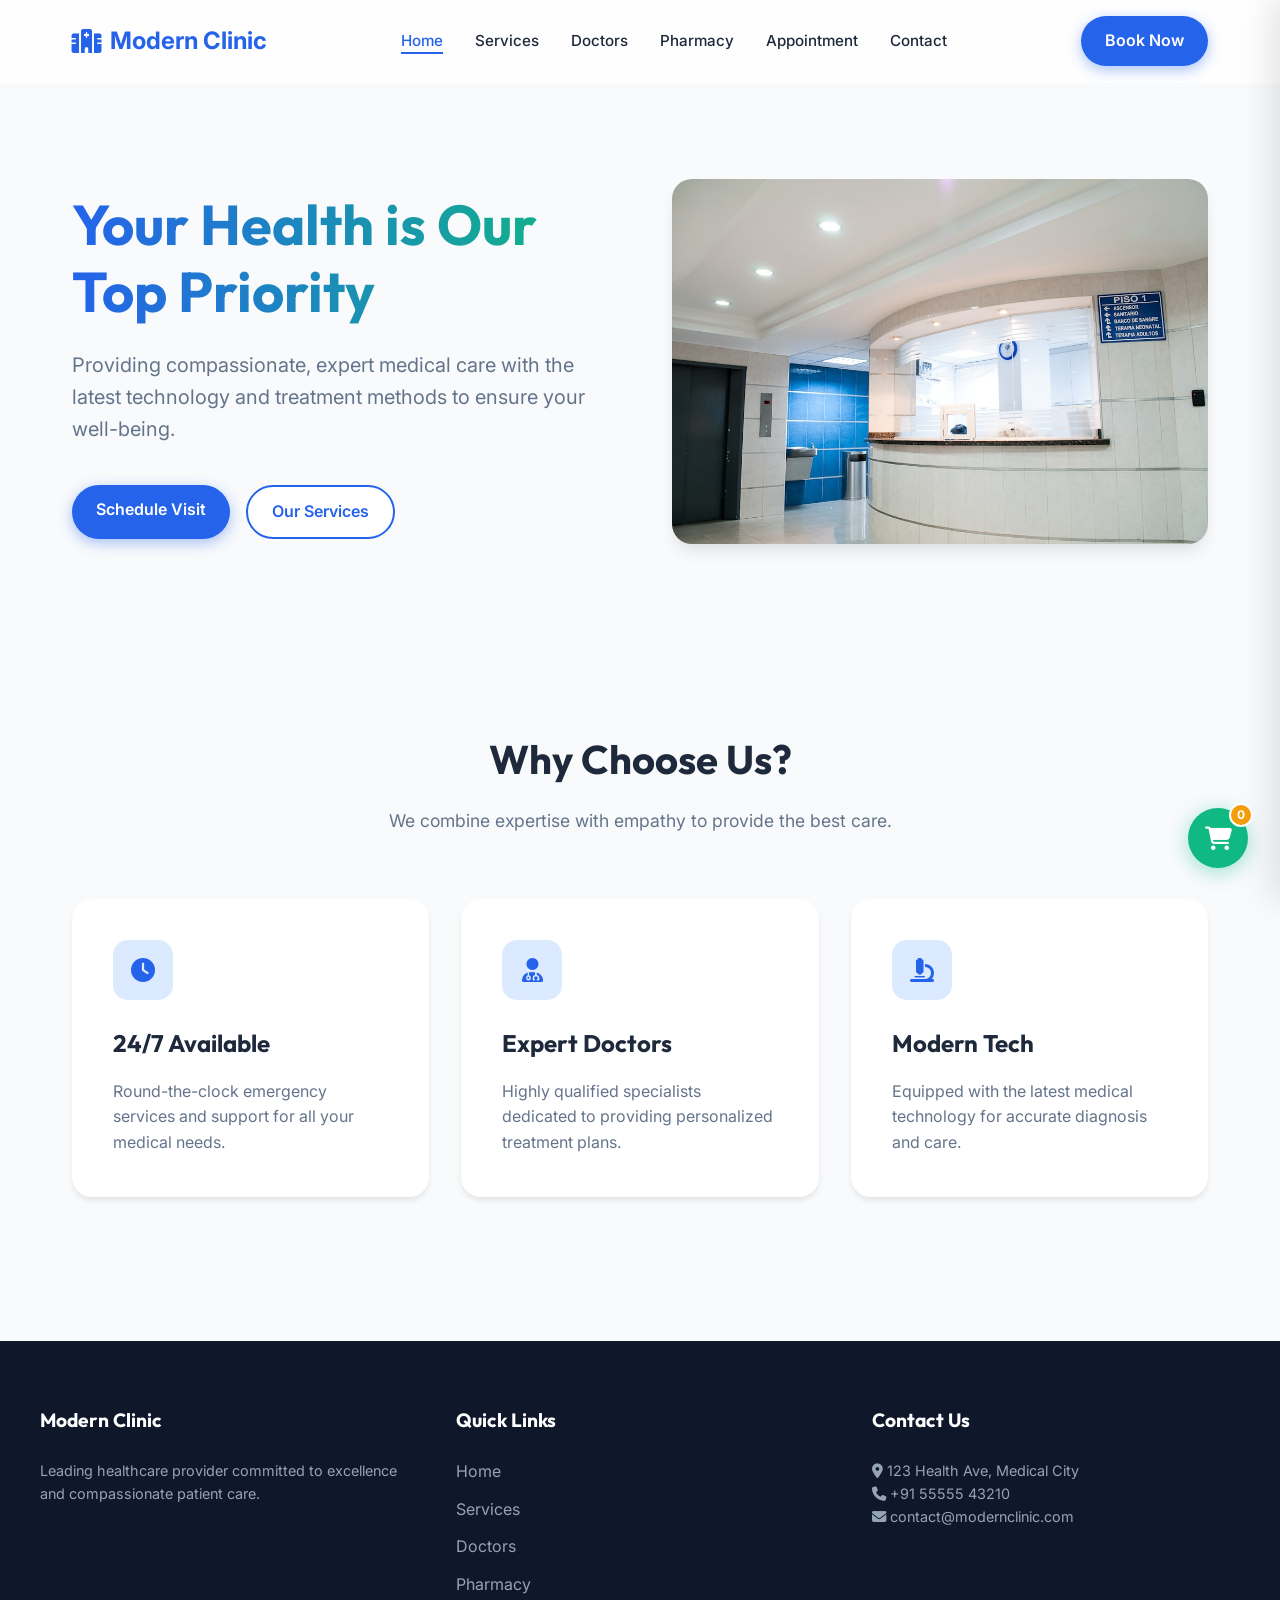
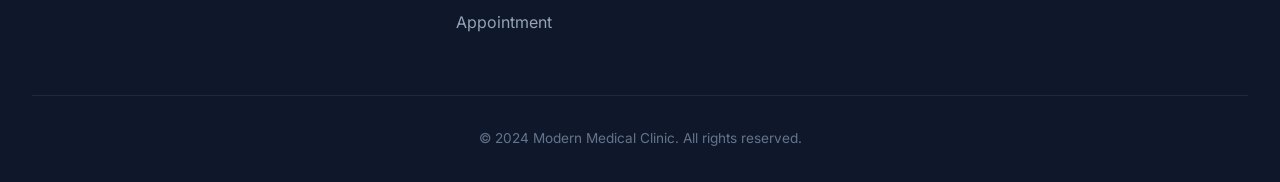
<file: index.html>
<!DOCTYPE html>
<html lang="en">

<head>
    <meta charset="UTF-8">
    <meta name="viewport" content="width=device-width, initial-scale=1.0">
    <title>Modern Medical Clinic | Excellence in Healthcare</title>
    <meta name="description"
        content="Welcome to Modern Medical Clinic. We provide compassionate, expert medical care with the latest technology and treatment methods.">
    <link rel="stylesheet" href="https://cdnjs.cloudflare.com/ajax/libs/font-awesome/6.4.0/css/all.min.css">
    <link rel="stylesheet" href="style.css">
</head>

<body>
    <header>
        <nav class="navbar">
            <a href="index.html" class="logo">
                <i class="fas fa-hospital-alt"></i> Modern Clinic
            </a>
            <ul class="nav-links">
                <li><a href="index.html">Home</a></li>
                <li><a href="services.html">Services</a></li>
                <li><a href="doctors.html">Doctors</a></li>
                <li><a href="pharmacy.html">Pharmacy</a></li>
                <li><a href="appointment.html">Appointment</a></li>
                <li><a href="contact.html">Contact</a></li>
            </ul>
            <a href="appointment.html" class="cta-button">Book Now</a>
        </nav>
    </header>

    <main>
        <section class="hero">
            <div class="hero-content">
                <h1>Your Health is Our <br><span>Top Priority</span></h1>
                <p>Providing compassionate, expert medical care with the latest technology and treatment methods to
                    ensure your well-being.</p>
                <div class="hero-btns">
                    <a href="appointment.html" class="cta-button">Schedule Visit</a>
                    <a href="services.html" class="btn-secondary">Our Services</a>
                </div>
            </div>
            <div class="hero-image">
                <img src="assets/images/hero.jpg" alt="Medical Team">
            </div>
        </section>

        <section class="features-summary">
            <div class="section-header">
                <h2>Why Choose Us?</h2>
                <p>We combine expertise with empathy to provide the best care.</p>
            </div>
            <div class="services-grid">
                <div class="service-card">
                    <div class="service-icon"><i class="fas fa-clock"></i></div>
                    <h3>24/7 Available</h3>
                    <p>Round-the-clock emergency services and support for all your medical needs.</p>
                </div>
                <div class="service-card">
                    <div class="service-icon"><i class="fas fa-user-md"></i></div>
                    <h3>Expert Doctors</h3>
                    <p>Highly qualified specialists dedicated to providing personalized treatment plans.</p>
                </div>
                <div class="service-card">
                    <div class="service-icon"><i class="fas fa-microscope"></i></div>
                    <h3>Modern Tech</h3>
                    <p>Equipped with the latest medical technology for accurate diagnosis and care.</p>
                </div>
            </div>
        </section>
    </main>

    <footer>
        <div class="footer-content">
            <div class="footer-section">
                <h4>Modern Clinic</h4>
                <p>Leading healthcare provider committed to excellence and compassionate patient care.</p>
            </div>
            <div class="footer-section">
                <h4>Quick Links</h4>
                <ul class="footer-links">
                    <li><a href="index.html">Home</a></li>
                    <li><a href="services.html">Services</a></li>
                    <li><a href="doctors.html">Doctors</a></li>
                    <li><a href="pharmacy.html">Pharmacy</a></li>
                    <li><a href="appointment.html">Appointment</a></li>
                </ul>
            </div>
            <div class="footer-section">
                <h4>Contact Us</h4>
                <p><i class="fas fa-map-marker-alt"></i> 123 Health Ave, Medical City</p>
                <p><i class="fas fa-phone"></i> +91 55555 43210</p>
                <p><i class="fas fa-envelope"></i> contact@modernclinic.com</p>
            </div>
        </div>
        <div class="footer-bottom">
            <p>&copy; 2024 Modern Medical Clinic. All rights reserved.</p>
        </div>
    </footer>

    <script src="script.js"></script>
</body>

</html>
</file>
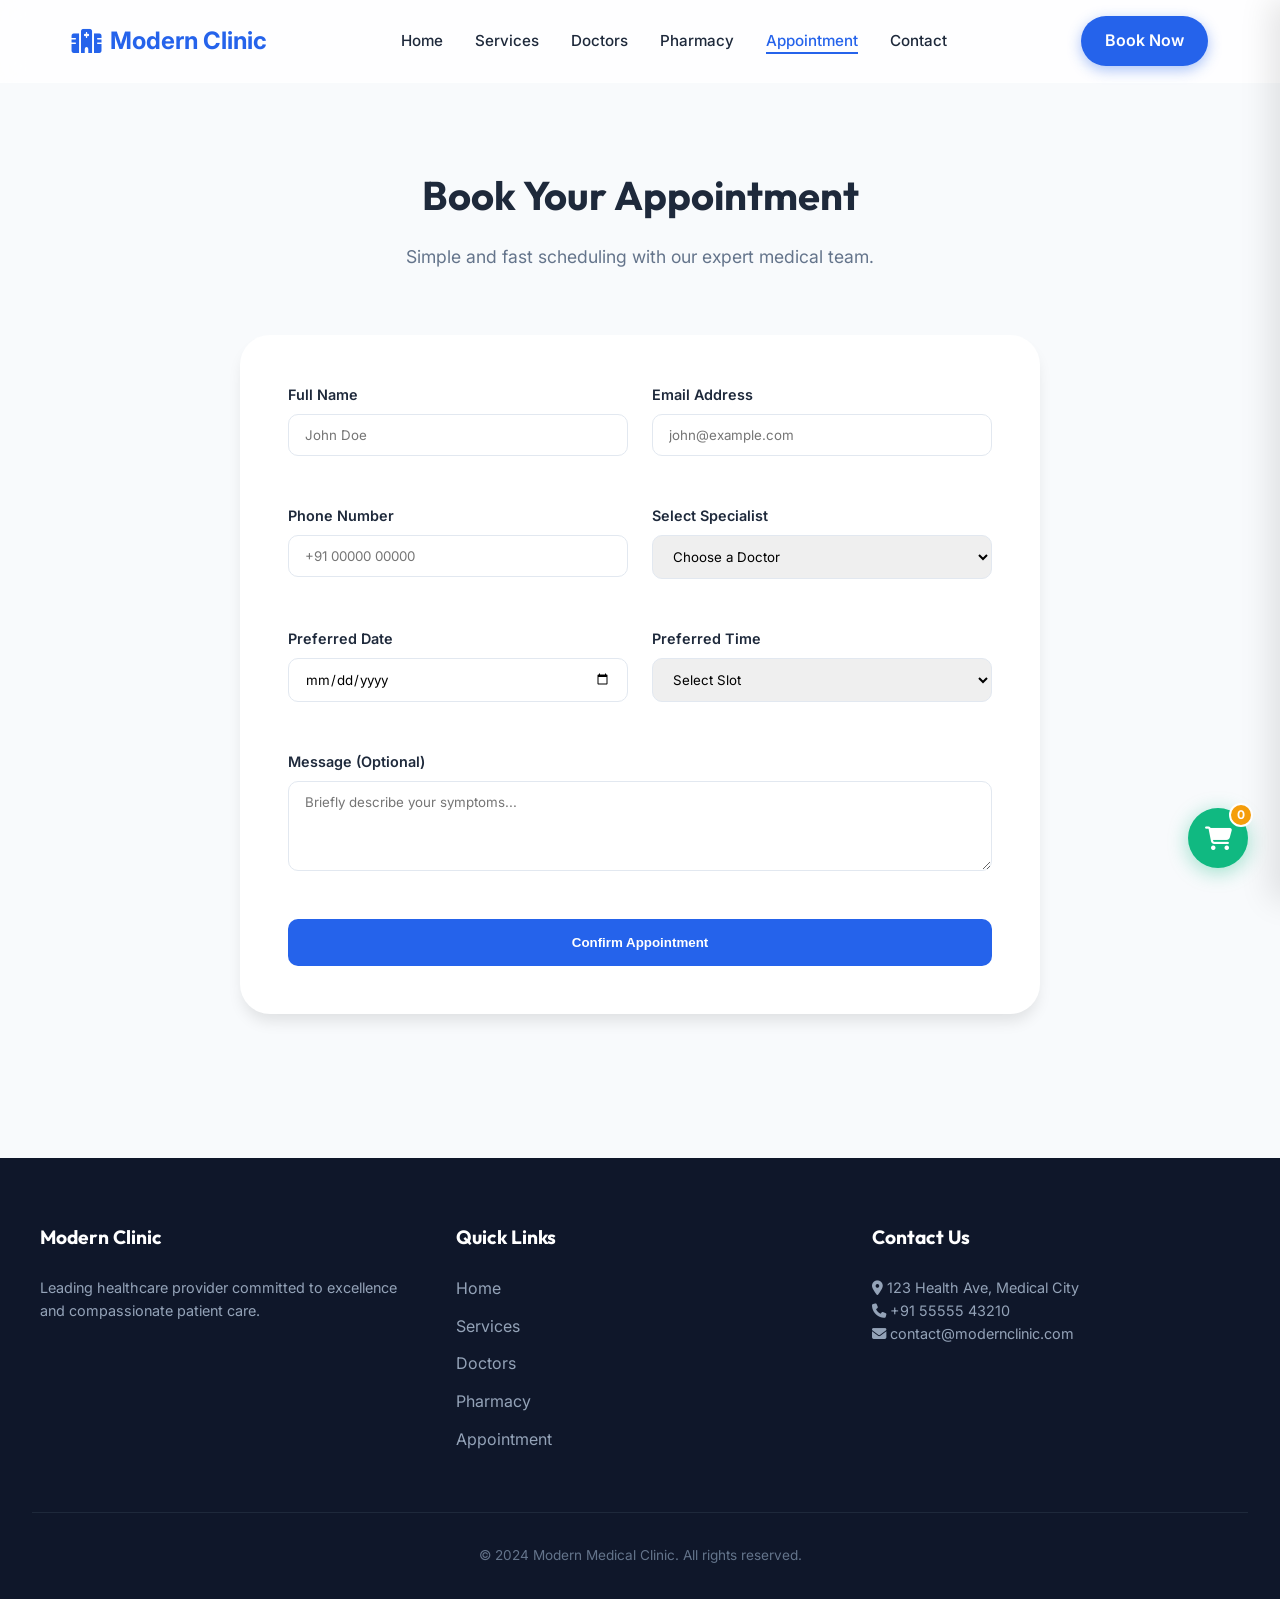
<file: appointment.html>
<!DOCTYPE html>
<html lang="en">

<head>
    <meta charset="UTF-8">
    <meta name="viewport" content="width=device-width, initial-scale=1.0">
    <title>Book Appointment | Modern Medical Clinic</title>
    <link rel="stylesheet" href="https://cdnjs.cloudflare.com/ajax/libs/font-awesome/6.4.0/css/all.min.css">
    <link rel="stylesheet" href="style.css">
</head>

<body>
    <header>
        <nav class="navbar">
            <a href="index.html" class="logo">
                <i class="fas fa-hospital-alt"></i> Modern Clinic
            </a>
            <ul class="nav-links">
                <li><a href="index.html">Home</a></li>
                <li><a href="services.html">Services</a></li>
                <li><a href="doctors.html">Doctors</a></li>
                <li><a href="pharmacy.html">Pharmacy</a></li>
                <li><a href="appointment.html">Appointment</a></li>
                <li><a href="contact.html">Contact</a></li>
            </ul>
            <a href="appointment.html" class="cta-button">Book Now</a>
        </nav>
    </header>

    <main>
        <section>
            <div class="section-header">
                <h2>Book Your Appointment</h2>
                <p>Simple and fast scheduling with our expert medical team.</p>
            </div>

            <div
                style="max-width: 800px; margin: 0 auto; background: white; padding: 3rem; border-radius: 30px; box-shadow: var(--shadow-lg);">
                <form id="appointmentForm" onsubmit="submitForm(event)">
                    <div style="display: grid; grid-template-columns: 1fr 1fr; gap: 1.5rem;">
                        <div class="form-group">
                            <label for="name">Full Name</label>
                            <input type="text" id="name" name="name" placeholder="John Doe" required>
                        </div>
                        <div class="form-group">
                            <label for="email">Email Address</label>
                            <input type="email" id="email" name="email" placeholder="john@example.com" required>
                        </div>
                        <div class="form-group">
                            <label for="phone">Phone Number</label>
                            <input type="tel" id="phone" name="phone" placeholder="+91 00000 00000" required>
                        </div>
                        <div class="form-group">
                            <label for="doctor">Select Specialist</label>
                            <select id="doctor" name="doctor" required>
                                <option value="">Choose a Doctor</option>
                                <option value="Dr. Rajesh Kumar">Dr. Rajesh Kumar (GP)</option>
                                <option value="Dr. Priya Sharma">Dr. Priya Sharma (Cardiology)</option>
                                <option value="Dr. Anjali Patel">Dr. Anjali Patel (Pediatrics)</option>
                                <option value="Dr. Amit Singh">Dr. Amit Singh (Orthopedics)</option>
                            </select>
                        </div>
                        <div class="form-group">
                            <label for="date">Preferred Date</label>
                            <input type="date" id="date" name="date" required>
                        </div>
                        <div class="form-group">
                            <label for="time">Preferred Time</label>
                            <select id="time" name="time" required>
                                <option value="">Select Slot</option>
                                <option value="09:00 AM">09:00 AM</option>
                                <option value="10:00 AM">10:00 AM</option>
                                <option value="11:00 AM">11:00 AM</option>
                                <option value="02:00 PM">02:00 PM</option>
                                <option value="03:00 PM">03:00 PM</option>
                                <option value="04:00 PM">04:00 PM</option>
                            </select>
                        </div>
                    </div>
                    <div class="form-group" style="margin-top: 1.5rem;">
                        <label for="message">Message (Optional)</label>
                        <textarea id="message" name="message" rows="4"
                            placeholder="Briefly describe your symptoms..."></textarea>
                    </div>
                    <button type="submit" class="submit-btn" style="margin-top: 1rem;">Confirm Appointment</button>
                </form>
            </div>
        </section>
    </main>

    <footer>
        <div class="footer-content">
            <div class="footer-section">
                <h4>Modern Clinic</h4>
                <p>Leading healthcare provider committed to excellence and compassionate patient care.</p>
            </div>
            <div class="footer-section">
                <h4>Quick Links</h4>
                <ul class="footer-links">
                    <li><a href="index.html">Home</a></li>
                    <li><a href="services.html">Services</a></li>
                    <li><a href="doctors.html">Doctors</a></li>
                    <li><a href="pharmacy.html">Pharmacy</a></li>
                    <li><a href="appointment.html">Appointment</a></li>
                </ul>
            </div>
            <div class="footer-section">
                <h4>Contact Us</h4>
                <p><i class="fas fa-map-marker-alt"></i> 123 Health Ave, Medical City</p>
                <p><i class="fas fa-phone"></i> +91 55555 43210</p>
                <p><i class="fas fa-envelope"></i> contact@modernclinic.com</p>
            </div>
        </div>
        <div class="footer-bottom">
            <p>&copy; 2024 Modern Medical Clinic. All rights reserved.</p>
        </div>
    </footer>

    <script src="script.js"></script>
</body>

</html>
</file>
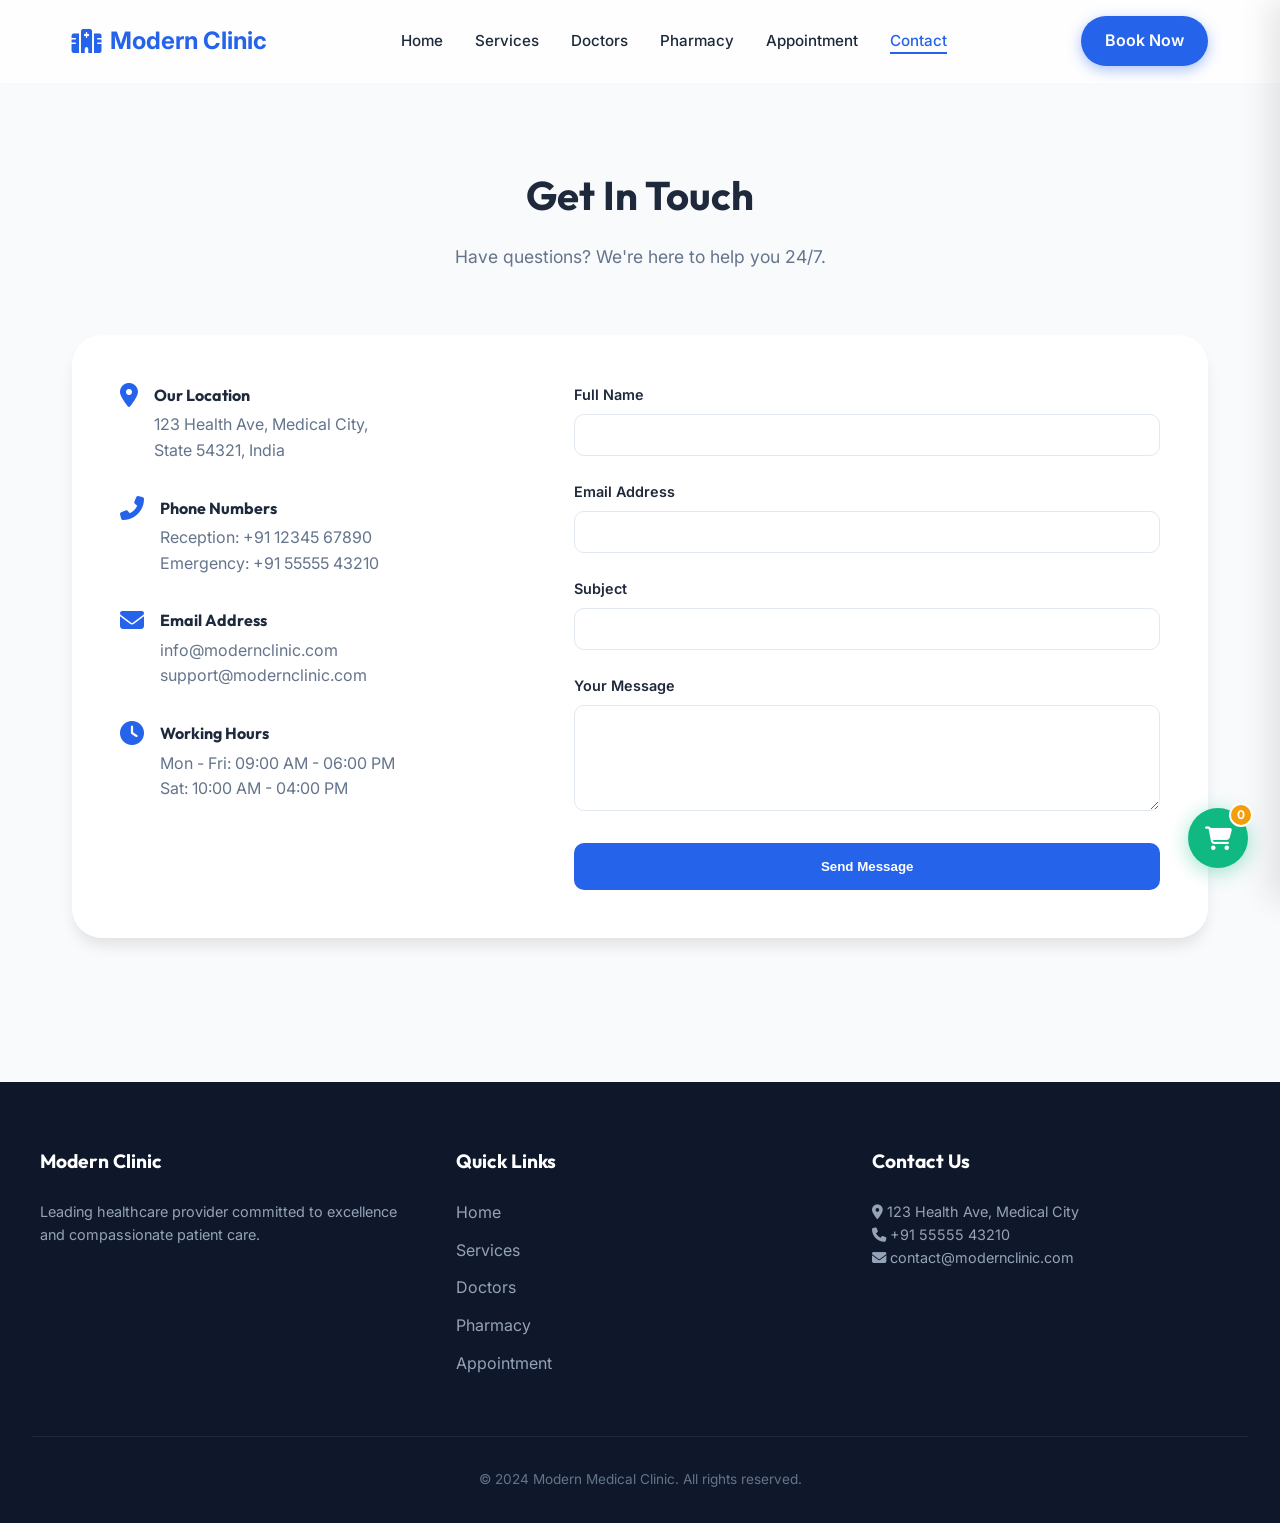
<file: contact.html>
<!DOCTYPE html>
<html lang="en">

<head>
    <meta charset="UTF-8">
    <meta name="viewport" content="width=device-width, initial-scale=1.0">
    <title>Contact Us | Modern Medical Clinic</title>
    <link rel="stylesheet" href="https://cdnjs.cloudflare.com/ajax/libs/font-awesome/6.4.0/css/all.min.css">
    <link rel="stylesheet" href="style.css">
</head>

<body>
    <header>
        <nav class="navbar">
            <a href="index.html" class="logo">
                <i class="fas fa-hospital-alt"></i> Modern Clinic
            </a>
            <ul class="nav-links">
                <li><a href="index.html">Home</a></li>
                <li><a href="services.html">Services</a></li>
                <li><a href="doctors.html">Doctors</a></li>
                <li><a href="pharmacy.html">Pharmacy</a></li>
                <li><a href="appointment.html">Appointment</a></li>
                <li><a href="contact.html">Contact</a></li>
            </ul>
            <a href="appointment.html" class="cta-button">Book Now</a>
        </nav>
    </header>

    <main>
        <section>
            <div class="section-header">
                <h2>Get In Touch</h2>
                <p>Have questions? We're here to help you 24/7.</p>
            </div>

            <div class="contact-container">
                <div class="contact-info-list">
                    <div class="contact-item">
                        <i class="fas fa-map-marker-alt"></i>
                        <div>
                            <h4>Our Location</h4>
                            <p>123 Health Ave, Medical City,<br>State 54321, India</p>
                        </div>
                    </div>
                    <div class="contact-item">
                        <i class="fas fa-phone-alt"></i>
                        <div>
                            <h4>Phone Numbers</h4>
                            <p>Reception: +91 12345 67890<br>Emergency: +91 55555 43210</p>
                        </div>
                    </div>
                    <div class="contact-item">
                        <i class="fas fa-envelope"></i>
                        <div>
                            <h4>Email Address</h4>
                            <p>info@modernclinic.com<br>support@modernclinic.com</p>
                        </div>
                    </div>
                    <div class="contact-item">
                        <i class="fas fa-clock"></i>
                        <div>
                            <h4>Working Hours</h4>
                            <p>Mon - Fri: 09:00 AM - 06:00 PM<br>Sat: 10:00 AM - 04:00 PM</p>
                        </div>
                    </div>
                </div>

                <div class="contact-form">
                    <form onsubmit="submitForm(event)">
                        <div class="form-group">
                            <label for="name">Full Name</label>
                            <input type="text" id="name" name="name" required>
                        </div>
                        <div class="form-group">
                            <label for="email">Email Address</label>
                            <input type="email" id="email" name="email" required>
                        </div>
                        <div class="form-group">
                            <label for="subject">Subject</label>
                            <input type="text" id="subject" name="subject" required>
                        </div>
                        <div class="form-group">
                            <label for="message">Your Message</label>
                            <textarea id="message" name="message" rows="5" required></textarea>
                        </div>
                        <button type="submit" class="submit-btn">Send Message</button>
                    </form>
                </div>
            </div>
        </section>
    </main>

    <footer>
        <div class="footer-content">
            <div class="footer-section">
                <h4>Modern Clinic</h4>
                <p>Leading healthcare provider committed to excellence and compassionate patient care.</p>
            </div>
            <div class="footer-section">
                <h4>Quick Links</h4>
                <ul class="footer-links">
                    <li><a href="index.html">Home</a></li>
                    <li><a href="services.html">Services</a></li>
                    <li><a href="doctors.html">Doctors</a></li>
                    <li><a href="pharmacy.html">Pharmacy</a></li>
                    <li><a href="appointment.html">Appointment</a></li>
                </ul>
            </div>
            <div class="footer-section">
                <h4>Contact Us</h4>
                <p><i class="fas fa-map-marker-alt"></i> 123 Health Ave, Medical City</p>
                <p><i class="fas fa-phone"></i> +91 55555 43210</p>
                <p><i class="fas fa-envelope"></i> contact@modernclinic.com</p>
            </div>
        </div>
        <div class="footer-bottom">
            <p>&copy; 2024 Modern Medical Clinic. All rights reserved.</p>
        </div>
    </footer>

    <script src="script.js"></script>
</body>

</html>
</file>
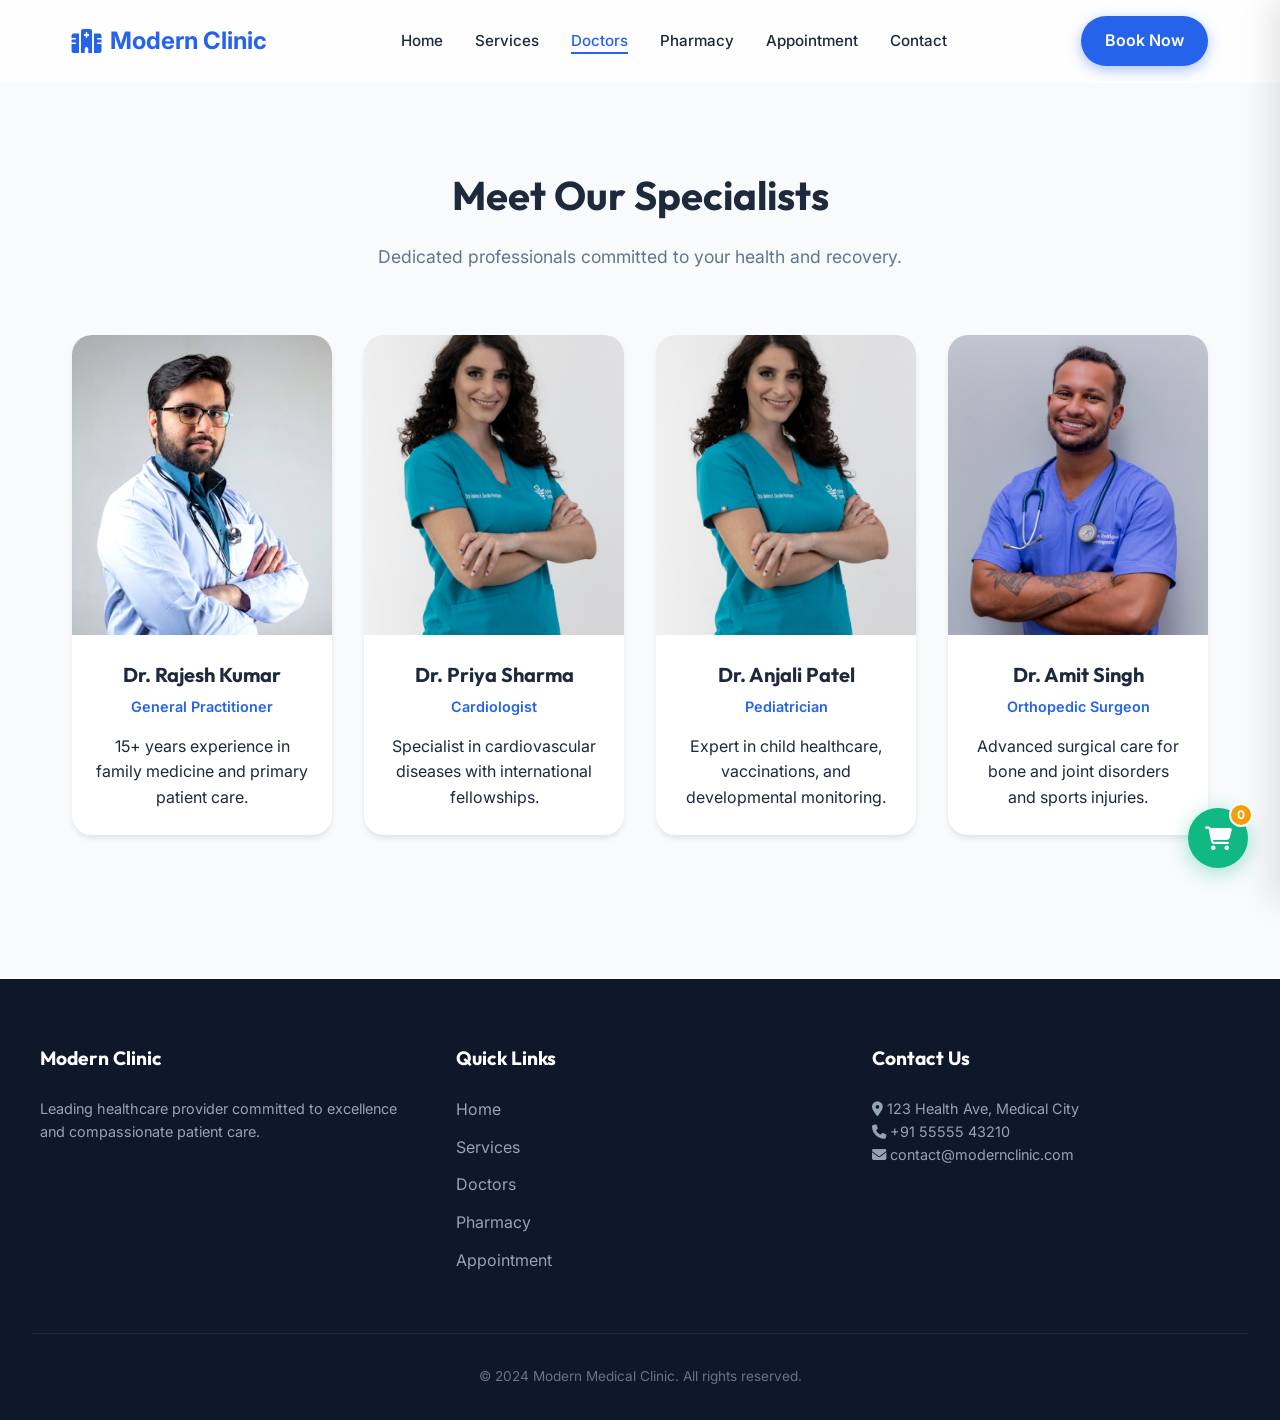
<file: doctors.html>
<!DOCTYPE html>
<html lang="en">

<head>
    <meta charset="UTF-8">
    <meta name="viewport" content="width=device-width, initial-scale=1.0">
    <title>Our Medical Team | Modern Medical Clinic</title>
    <link rel="stylesheet" href="https://cdnjs.cloudflare.com/ajax/libs/font-awesome/6.4.0/css/all.min.css">
    <link rel="stylesheet" href="style.css">
</head>

<body>
    <header>
        <nav class="navbar">
            <a href="index.html" class="logo">
                <i class="fas fa-hospital-alt"></i> Modern Clinic
            </a>
            <ul class="nav-links">
                <li><a href="index.html">Home</a></li>
                <li><a href="services.html">Services</a></li>
                <li><a href="doctors.html">Doctors</a></li>
                <li><a href="pharmacy.html">Pharmacy</a></li>
                <li><a href="appointment.html">Appointment</a></li>
                <li><a href="contact.html">Contact</a></li>
            </ul>
            <a href="appointment.html" class="cta-button">Book Now</a>
        </nav>
    </header>

    <main>
        <section>
            <div class="section-header">
                <h2>Meet Our Specialists</h2>
                <p>Dedicated professionals committed to your health and recovery.</p>
            </div>

            <div class="doctors-grid">
                <div class="doctor-card">
                    <div class="doctor-img">
                        <img src="assets/images/dr1.jpg" alt="Dr. Rajesh Kumar">
                    </div>
                    <div class="doctor-info">
                        <h3>Dr. Rajesh Kumar</h3>
                        <div class="specialty">General Practitioner</div>
                        <p>15+ years experience in family medicine and primary patient care.</p>
                    </div>
                </div>

                <div class="doctor-card">
                    <div class="doctor-img">
                        <img src="assets/images/dr2.jpg" alt="Dr. Priya Sharma">
                    </div>
                    <div class="doctor-info">
                        <h3>Dr. Priya Sharma</h3>
                        <div class="specialty">Cardiologist</div>
                        <p>Specialist in cardiovascular diseases with international fellowships.</p>
                    </div>
                </div>

                <div class="doctor-card">
                    <div class="doctor-img">
                        <img src="assets/images/dr3.jpg" alt="Dr. Anjali Patel">
                    </div>
                    <div class="doctor-info">
                        <h3>Dr. Anjali Patel</h3>
                        <div class="specialty">Pediatrician</div>
                        <p>Expert in child healthcare, vaccinations, and developmental monitoring.</p>
                    </div>
                </div>

                <div class="doctor-card">
                    <div class="doctor-img">
                        <img src="assets/images/dr4.jpg" alt="Dr. Amit Singh">
                    </div>
                    <div class="doctor-info">
                        <h3>Dr. Amit Singh</h3>
                        <div class="specialty">Orthopedic Surgeon</div>
                        <p>Advanced surgical care for bone and joint disorders and sports injuries.</p>
                    </div>
                </div>
            </div>
        </section>
    </main>

    <footer>
        <div class="footer-content">
            <div class="footer-section">
                <h4>Modern Clinic</h4>
                <p>Leading healthcare provider committed to excellence and compassionate patient care.</p>
            </div>
            <div class="footer-section">
                <h4>Quick Links</h4>
                <ul class="footer-links">
                    <li><a href="index.html">Home</a></li>
                    <li><a href="services.html">Services</a></li>
                    <li><a href="doctors.html">Doctors</a></li>
                    <li><a href="pharmacy.html">Pharmacy</a></li>
                    <li><a href="appointment.html">Appointment</a></li>
                </ul>
            </div>
            <div class="footer-section">
                <h4>Contact Us</h4>
                <p><i class="fas fa-map-marker-alt"></i> 123 Health Ave, Medical City</p>
                <p><i class="fas fa-phone"></i> +91 55555 43210</p>
                <p><i class="fas fa-envelope"></i> contact@modernclinic.com</p>
            </div>
        </div>
        <div class="footer-bottom">
            <p>&copy; 2024 Modern Medical Clinic. All rights reserved.</p>
        </div>
    </footer>

    <script src="script.js"></script>
</body>

</html>
</file>
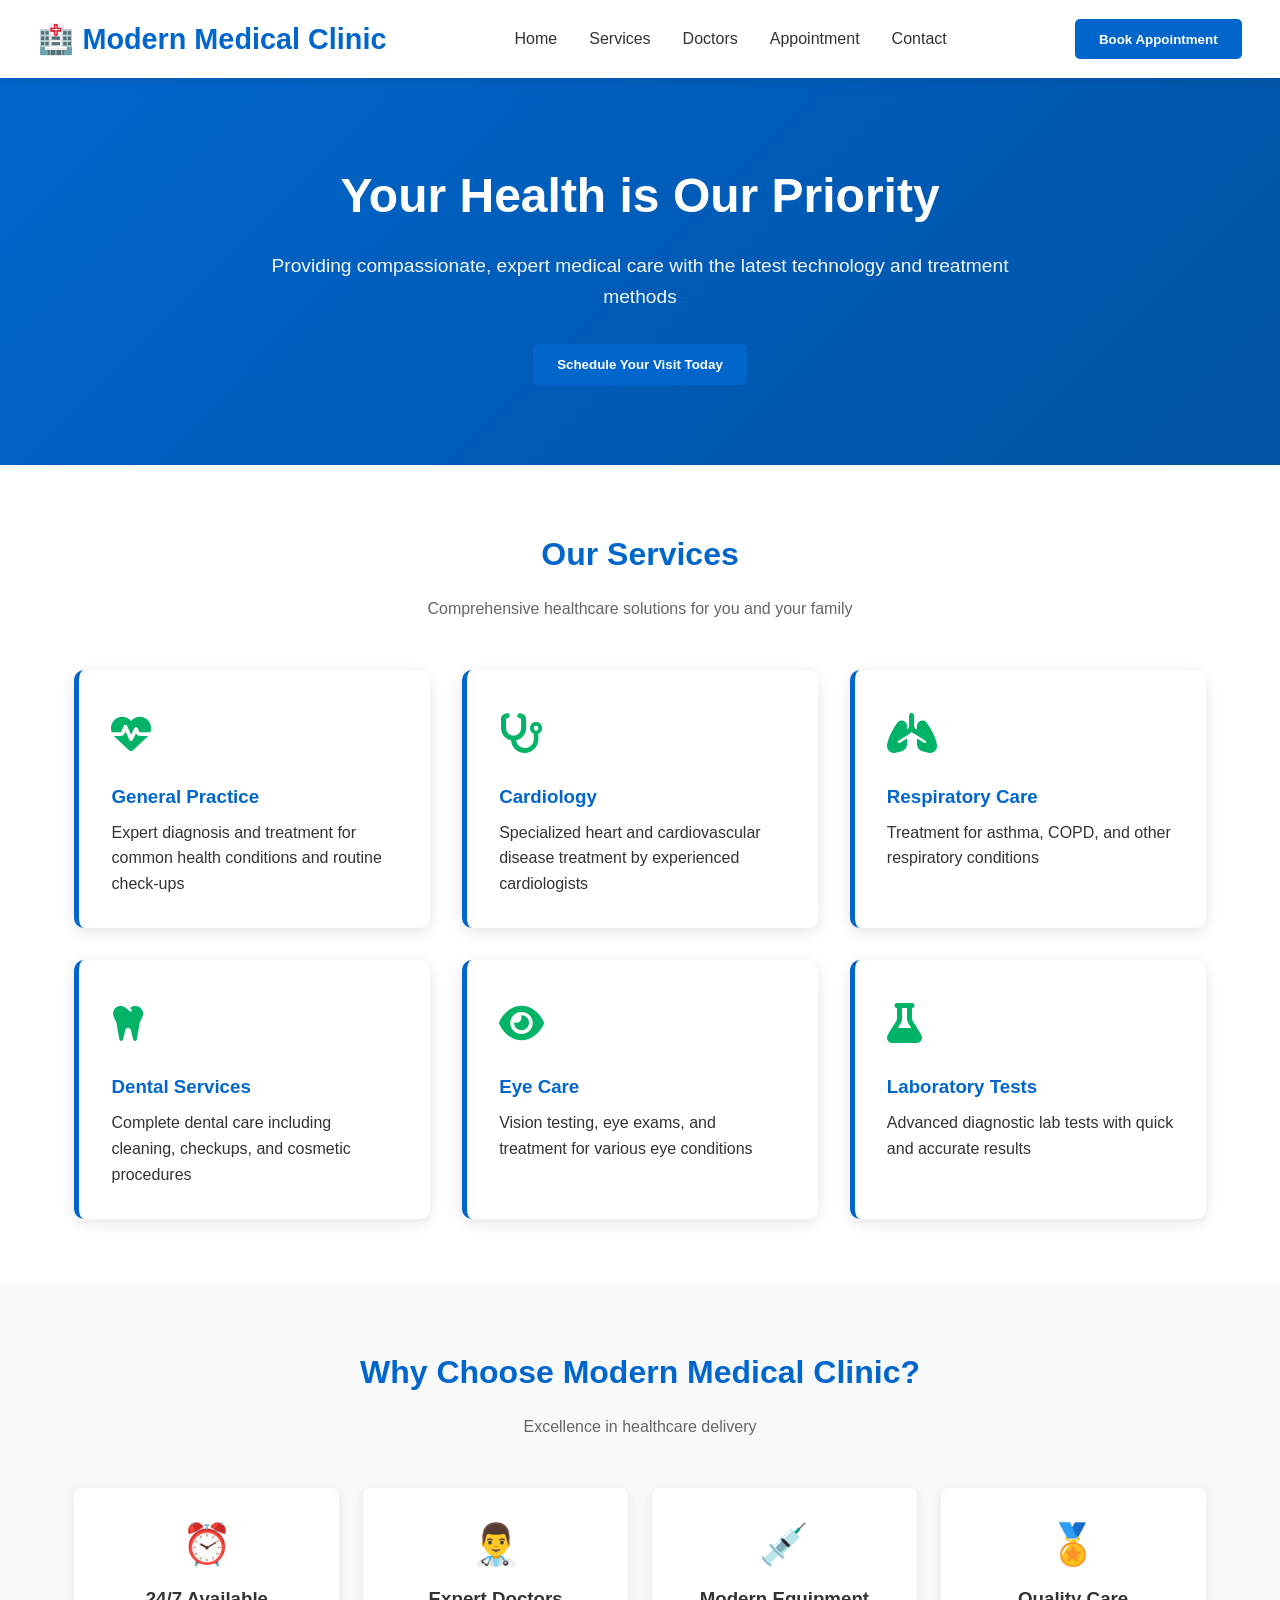
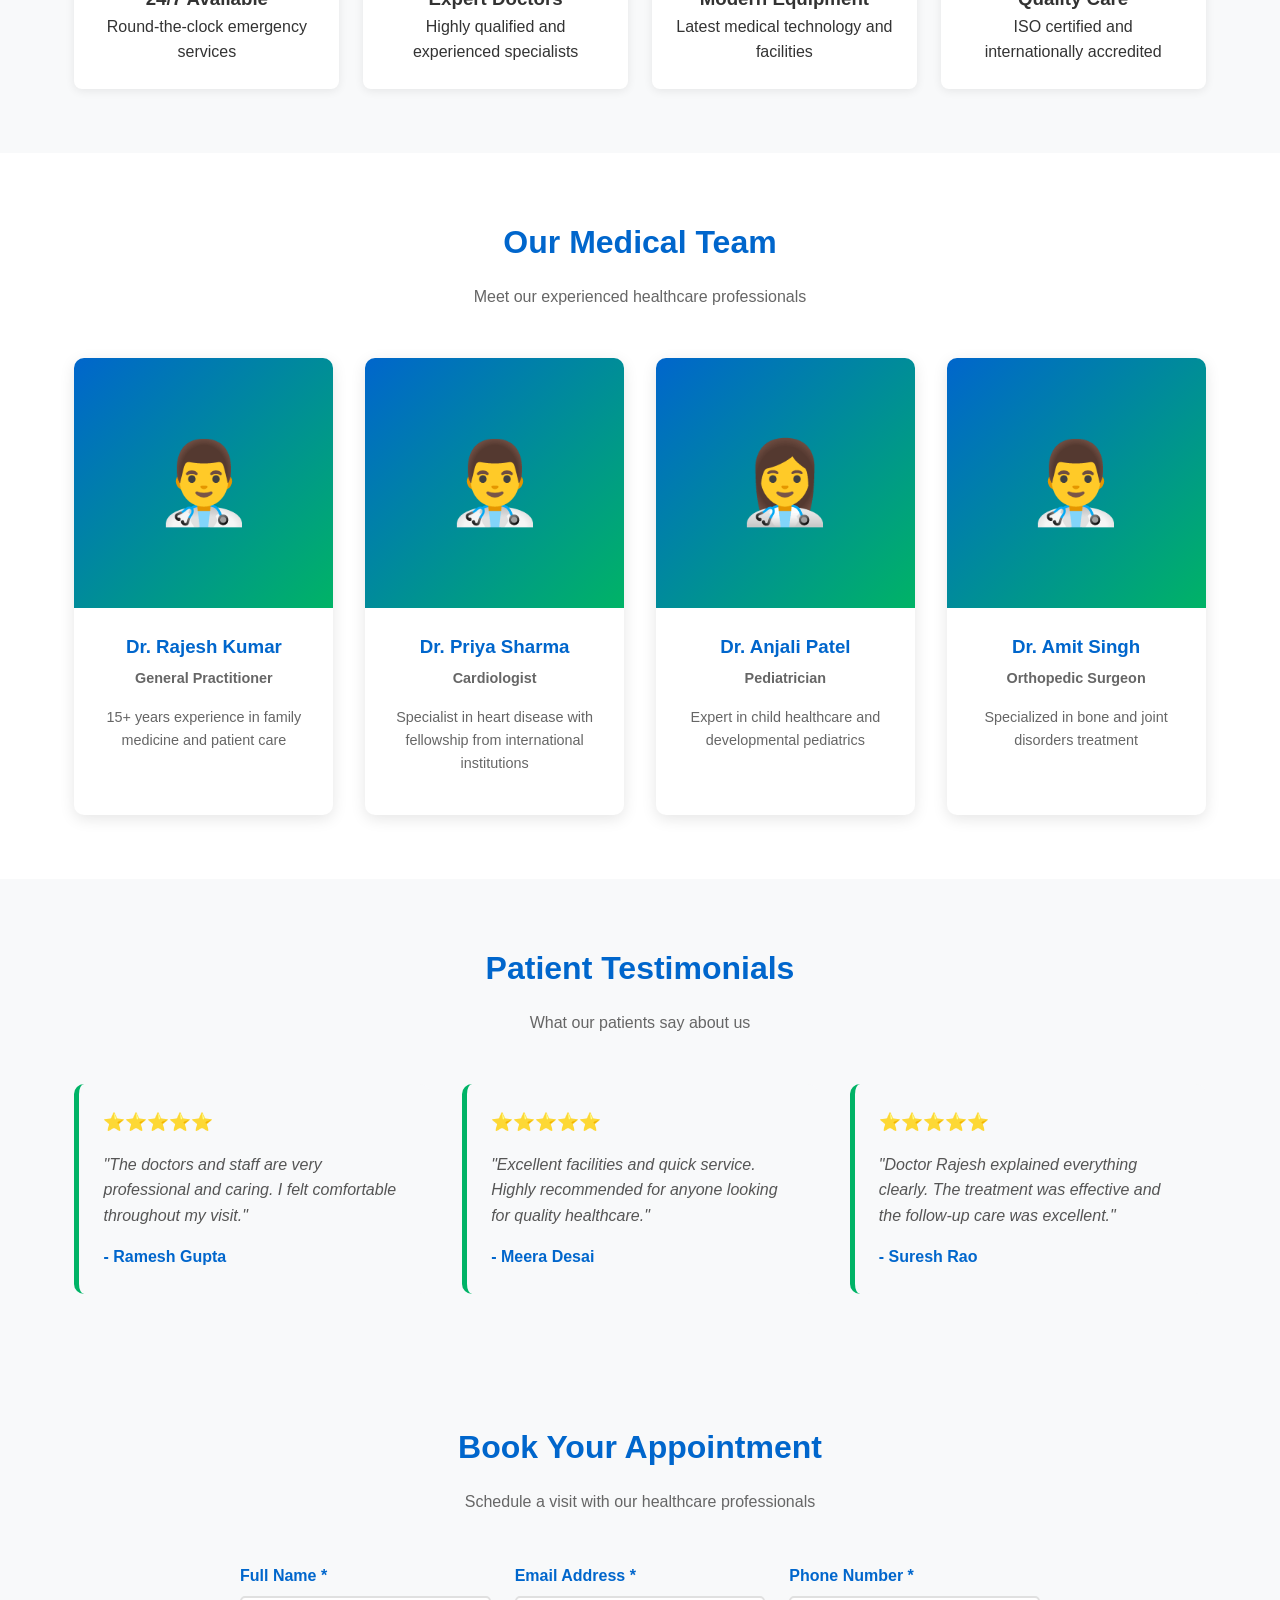
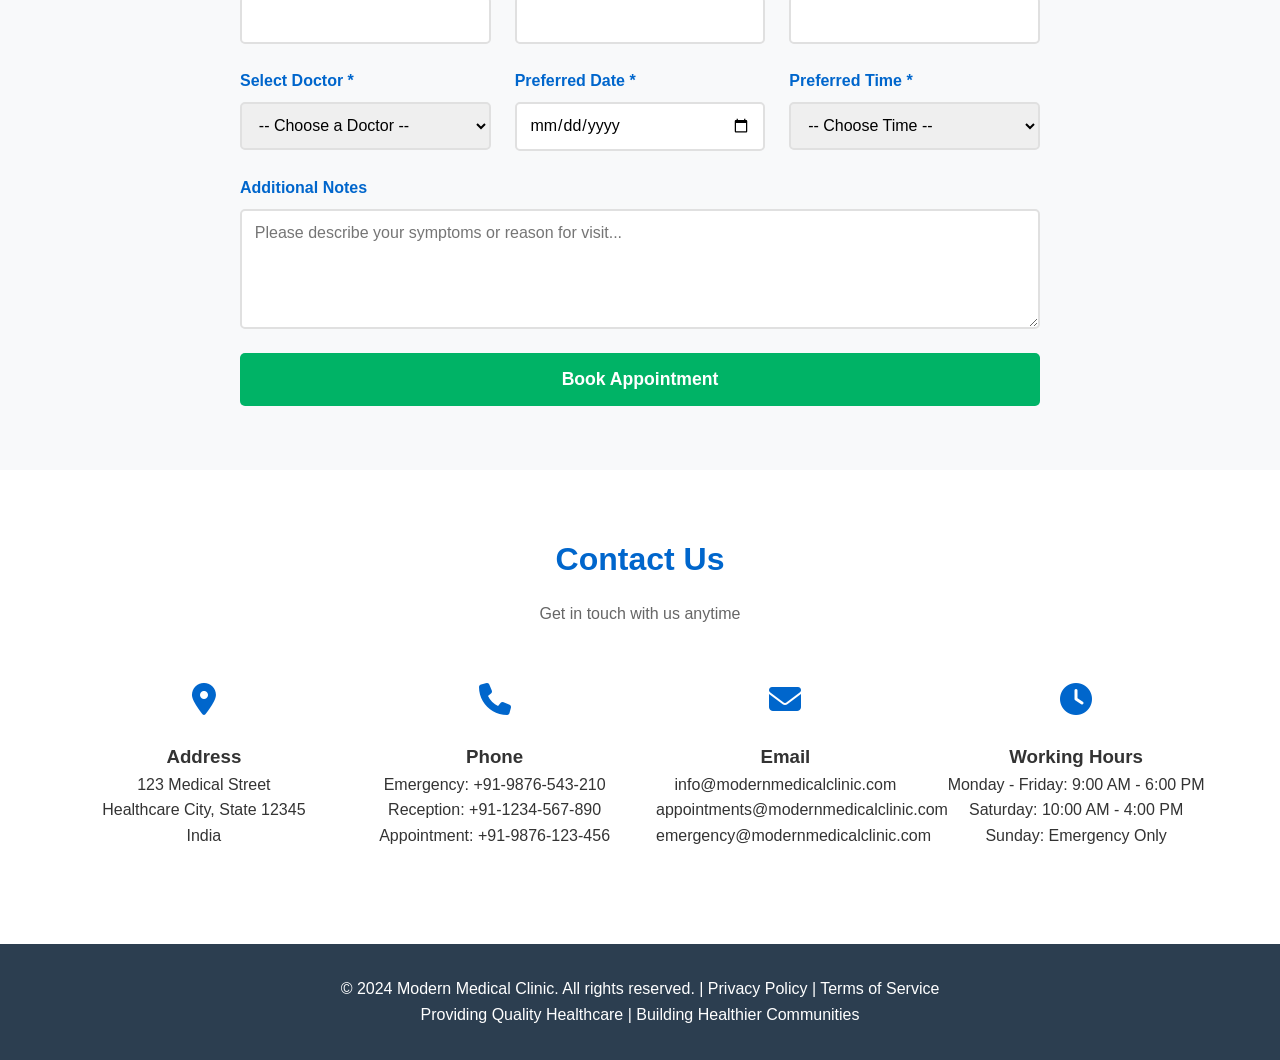
<file: Modern_Medical_Clinic.html>
<!DOCTYPE html>
<html lang="en">
<head>
    <meta charset="UTF-8">
    <meta name="viewport" content="width=device-width, initial-scale=1.0">
    <title>Modern Medical Clinic - Healthcare Excellence</title>
    <link rel="stylesheet" href="https://cdnjs.cloudflare.com/ajax/libs/font-awesome/6.4.0/css/all.min.css">
    <style>
        * {
            margin: 0;
            padding: 0;
            box-sizing: border-box;
        }

        :root {
            --primary-color: #0066cc;
            --secondary-color: #00b366;
            --text-color: #333333;
            --light-bg: #f8f9fa;
            --border-color: #e0e0e0;
        }

        body {
            font-family: 'Segoe UI', Tahoma, Geneva, Verdana, sans-serif;
            line-height: 1.6;
            color: var(--text-color);
        }

        header {
            background: white;
            box-shadow: 0 2px 10px rgba(0,0,0,0.1);
            position: sticky;
            top: 0;
            z-index: 100;
        }

        .navbar {
            display: flex;
            justify-content: space-between;
            align-items: center;
            padding: 1rem 3%;
            max-width: 1400px;
            margin: 0 auto;
        }

        .logo {
            font-size: 1.8rem;
            font-weight: bold;
            color: var(--primary-color);
        }

        .nav-links {
            display: flex;
            gap: 2rem;
            list-style: none;
        }

        .nav-links a {
            text-decoration: none;
            color: var(--text-color);
            font-weight: 500;
            transition: color 0.3s;
        }

        .nav-links a:hover {
            color: var(--primary-color);
        }

        .cta-button {
            background: var(--primary-color);
            color: white;
            padding: 0.8rem 1.5rem;
            border-radius: 5px;
            text-decoration: none;
            transition: background 0.3s;
            border: none;
            cursor: pointer;
            font-weight: 600;
        }

        .cta-button:hover {
            background: #0052a3;
        }

        .hero {
            background: linear-gradient(135deg, var(--primary-color) 0%, #0052a3 100%);
            color: white;
            padding: 5rem 3%;
            text-align: center;
        }

        .hero-content {
            max-width: 800px;
            margin: 0 auto;
        }

        .hero h1 {
            font-size: 3rem;
            margin-bottom: 1rem;
        }

        .hero p {
            font-size: 1.2rem;
            margin-bottom: 2rem;
            opacity: 0.95;
        }

        .container {
            max-width: 1400px;
            margin: 0 auto;
            padding: 0 3%;
        }

        section {
            padding: 4rem 3%;
        }

        h2 {
            font-size: 2rem;
            text-align: center;
            margin-bottom: 1rem;
            color: var(--primary-color);
        }

        .section-subtitle {
            text-align: center;
            color: #666;
            margin-bottom: 3rem;
        }

        .services-grid {
            display: grid;
            grid-template-columns: repeat(auto-fit, minmax(280px, 1fr));
            gap: 2rem;
            margin-top: 3rem;
        }

        .service-card {
            background: white;
            padding: 2rem;
            border-radius: 10px;
            box-shadow: 0 4px 15px rgba(0,0,0,0.1);
            transition: transform 0.3s, box-shadow 0.3s;
            border-left: 5px solid var(--primary-color);
        }

        .service-card:hover {
            transform: translateY(-5px);
            box-shadow: 0 6px 20px rgba(0,0,0,0.15);
        }

        .service-icon {
            font-size: 2.5rem;
            color: var(--secondary-color);
            margin-bottom: 1rem;
        }

        .service-card h3 {
            color: var(--primary-color);
            margin-bottom: 0.5rem;
        }

        .doctors-grid {
            display: grid;
            grid-template-columns: repeat(auto-fit, minmax(250px, 1fr));
            gap: 2rem;
            margin-top: 3rem;
        }

        .doctor-card {
            background: white;
            border-radius: 10px;
            overflow: hidden;
            box-shadow: 0 4px 15px rgba(0,0,0,0.1);
            text-align: center;
            transition: transform 0.3s;
        }

        .doctor-card:hover {
            transform: translateY(-5px);
        }

        .doctor-image {
            width: 100%;
            height: 250px;
            background: linear-gradient(135deg, var(--primary-color), var(--secondary-color));
            display: flex;
            align-items: center;
            justify-content: center;
            font-size: 5rem;
            color: white;
        }

        .doctor-info {
            padding: 1.5rem;
        }

        .doctor-info h3 {
            color: var(--primary-color);
            margin-bottom: 0.3rem;
        }

        .doctor-info p {
            color: #666;
            font-size: 0.9rem;
            margin-bottom: 1rem;
        }

        .testimonials-grid {
            display: grid;
            grid-template-columns: repeat(auto-fit, minmax(300px, 1fr));
            gap: 2rem;
            margin-top: 3rem;
        }

        .testimonial-card {
            background: var(--light-bg);
            padding: 1.5rem;
            border-radius: 10px;
            border-left: 5px solid var(--secondary-color);
        }

        .testimonial-stars {
            color: #ffc107;
            margin-bottom: 1rem;
            font-size: 1.1rem;
        }

        .testimonial-text {
            margin-bottom: 1rem;
            font-style: italic;
            color: #555;
        }

        .testimonial-author {
            font-weight: 600;
            color: var(--primary-color);
        }

        .appointment-section {
            background: var(--light-bg);
        }

        .form-grid {
            display: grid;
            grid-template-columns: repeat(auto-fit, minmax(250px, 1fr));
            gap: 1.5rem;
            margin-top: 2rem;
        }

        .form-group {
            display: flex;
            flex-direction: column;
        }

        .form-group label {
            margin-bottom: 0.5rem;
            font-weight: 600;
            color: var(--primary-color);
        }

        .form-group input,
        .form-group textarea,
        .form-group select {
            padding: 0.8rem;
            border: 2px solid var(--border-color);
            border-radius: 5px;
            font-family: inherit;
            font-size: 1rem;
            transition: border-color 0.3s;
        }

        .form-group input:focus,
        .form-group textarea:focus,
        .form-group select:focus {
            outline: none;
            border-color: var(--primary-color);
        }

        .form-group textarea {
            resize: vertical;
            min-height: 120px;
        }

        .submit-button {
            grid-column: 1 / -1;
            padding: 1rem;
            background: var(--secondary-color);
            color: white;
            border: none;
            border-radius: 5px;
            font-size: 1.1rem;
            font-weight: 600;
            cursor: pointer;
            transition: background 0.3s;
        }

        .submit-button:hover {
            background: #009d52;
        }

        .contact-info {
            display: grid;
            grid-template-columns: repeat(auto-fit, minmax(250px, 1fr));
            gap: 2rem;
            margin-top: 3rem;
        }

        .contact-item {
            text-align: center;
        }

        .contact-icon {
            font-size: 2rem;
            color: var(--primary-color);
            margin-bottom: 1rem;
        }

        footer {
            background: #2c3e50;
            color: white;
            text-align: center;
            padding: 2rem;
            margin-top: 2rem;
        }

        .features {
            display: grid;
            grid-template-columns: repeat(auto-fit, minmax(200px, 1fr));
            gap: 1.5rem;
            margin-top: 3rem;
        }

        .feature-box {
            background: white;
            padding: 1.5rem;
            border-radius: 8px;
            text-align: center;
            box-shadow: 0 2px 10px rgba(0,0,0,0.08);
        }

        .feature-icon {
            font-size: 2.5rem;
            color: var(--secondary-color);
            margin-bottom: 0.5rem;
        }

        @media (max-width: 768px) {
            .nav-links {
                display: none;
            }

            .hero h1 {
                font-size: 2rem;
            }

            h2 {
                font-size: 1.5rem;
            }

            section {
                padding: 2rem 3%;
            }
        }
    </style>
</head>
<body>
    <header>
        <div class="navbar">
            <div class="logo">🏥 Modern Medical Clinic</div>
            <ul class="nav-links">
                <li><a href="#home">Home</a></li>
                <li><a href="#services">Services</a></li>
                <li><a href="#doctors">Doctors</a></li>
                <li><a href="#appointment">Appointment</a></li>
                <li><a href="#contact">Contact</a></li>
            </ul>
            <button class="cta-button" onclick="document.getElementById('appointment').scrollIntoView({behavior: 'smooth'})">Book Appointment</button>
        </div>
    </header>

    <section class="hero" id="home">
        <div class="hero-content">
            <h1>Your Health is Our Priority</h1>
            <p>Providing compassionate, expert medical care with the latest technology and treatment methods</p>
            <button class="cta-button" onclick="document.getElementById('appointment').scrollIntoView({behavior: 'smooth'})">Schedule Your Visit Today</button>
        </div>
    </section>

    <section id="services">
        <div class="container">
            <h2>Our Services</h2>
            <p class="section-subtitle">Comprehensive healthcare solutions for you and your family</p>
            
            <div class="services-grid">
                <div class="service-card">
                    <div class="service-icon">
                        <i class="fas fa-heartbeat"></i>
                    </div>
                    <h3>General Practice</h3>
                    <p>Expert diagnosis and treatment for common health conditions and routine check-ups</p>
                </div>

                <div class="service-card">
                    <div class="service-icon">
                        <i class="fas fa-stethoscope"></i>
                    </div>
                    <h3>Cardiology</h3>
                    <p>Specialized heart and cardiovascular disease treatment by experienced cardiologists</p>
                </div>

                <div class="service-card">
                    <div class="service-icon">
                        <i class="fas fa-lungs"></i>
                    </div>
                    <h3>Respiratory Care</h3>
                    <p>Treatment for asthma, COPD, and other respiratory conditions</p>
                </div>

                <div class="service-card">
                    <div class="service-icon">
                        <i class="fas fa-tooth"></i>
                    </div>
                    <h3>Dental Services</h3>
                    <p>Complete dental care including cleaning, checkups, and cosmetic procedures</p>
                </div>

                <div class="service-card">
                    <div class="service-icon">
                        <i class="fas fa-eye"></i>
                    </div>
                    <h3>Eye Care</h3>
                    <p>Vision testing, eye exams, and treatment for various eye conditions</p>
                </div>

                <div class="service-card">
                    <div class="service-icon">
                        <i class="fas fa-flask"></i>
                    </div>
                    <h3>Laboratory Tests</h3>
                    <p>Advanced diagnostic lab tests with quick and accurate results</p>
                </div>
            </div>
        </div>
    </section>

    <section style="background: var(--light-bg);">
        <div class="container">
            <h2>Why Choose Modern Medical Clinic?</h2>
            <p class="section-subtitle">Excellence in healthcare delivery</p>
            
            <div class="features">
                <div class="feature-box">
                    <div class="feature-icon">⏰</div>
                    <h3>24/7 Available</h3>
                    <p>Round-the-clock emergency services</p>
                </div>

                <div class="feature-box">
                    <div class="feature-icon">👨‍⚕️</div>
                    <h3>Expert Doctors</h3>
                    <p>Highly qualified and experienced specialists</p>
                </div>

                <div class="feature-box">
                    <div class="feature-icon">💉</div>
                    <h3>Modern Equipment</h3>
                    <p>Latest medical technology and facilities</p>
                </div>

                <div class="feature-box">
                    <div class="feature-icon">🏅</div>
                    <h3>Quality Care</h3>
                    <p>ISO certified and internationally accredited</p>
                </div>
            </div>
        </div>
    </section>

    <section id="doctors">
        <div class="container">
            <h2>Our Medical Team</h2>
            <p class="section-subtitle">Meet our experienced healthcare professionals</p>
            
            <div class="doctors-grid">
                <div class="doctor-card">
                    <div class="doctor-image">👨‍⚕️</div>
                    <div class="doctor-info">
                        <h3>Dr. Rajesh Kumar</h3>
                        <p><strong>General Practitioner</strong></p>
                        <p>15+ years experience in family medicine and patient care</p>
                    </div>
                </div>

                <div class="doctor-card">
                    <div class="doctor-image">👨‍⚕️</div>
                    <div class="doctor-info">
                        <h3>Dr. Priya Sharma</h3>
                        <p><strong>Cardiologist</strong></p>
                        <p>Specialist in heart disease with fellowship from international institutions</p>
                    </div>
                </div>

                <div class="doctor-card">
                    <div class="doctor-image">👩‍⚕️</div>
                    <div class="doctor-info">
                        <h3>Dr. Anjali Patel</h3>
                        <p><strong>Pediatrician</strong></p>
                        <p>Expert in child healthcare and developmental pediatrics</p>
                    </div>
                </div>

                <div class="doctor-card">
                    <div class="doctor-image">👨‍⚕️</div>
                    <div class="doctor-info">
                        <h3>Dr. Amit Singh</h3>
                        <p><strong>Orthopedic Surgeon</strong></p>
                        <p>Specialized in bone and joint disorders treatment</p>
                    </div>
                </div>
            </div>
        </div>
    </section>

    <section style="background: var(--light-bg);">
        <div class="container">
            <h2>Patient Testimonials</h2>
            <p class="section-subtitle">What our patients say about us</p>
            
            <div class="testimonials-grid">
                <div class="testimonial-card">
                    <div class="testimonial-stars">⭐⭐⭐⭐⭐</div>
                    <p class="testimonial-text">"The doctors and staff are very professional and caring. I felt comfortable throughout my visit."</p>
                    <p class="testimonial-author">- Ramesh Gupta</p>
                </div>

                <div class="testimonial-card">
                    <div class="testimonial-stars">⭐⭐⭐⭐⭐</div>
                    <p class="testimonial-text">"Excellent facilities and quick service. Highly recommended for anyone looking for quality healthcare."</p>
                    <p class="testimonial-author">- Meera Desai</p>
                </div>

                <div class="testimonial-card">
                    <div class="testimonial-stars">⭐⭐⭐⭐⭐</div>
                    <p class="testimonial-text">"Doctor Rajesh explained everything clearly. The treatment was effective and the follow-up care was excellent."</p>
                    <p class="testimonial-author">- Suresh Rao</p>
                </div>
            </div>
        </div>
    </section>

    <section class="appointment-section" id="appointment">
        <div class="container">
            <h2>Book Your Appointment</h2>
            <p class="section-subtitle">Schedule a visit with our healthcare professionals</p>
            
            <form onsubmit="submitForm(event)" style="max-width: 800px; margin: 0 auto;">
                <div class="form-grid">
                    <div class="form-group">
                        <label for="name">Full Name *</label>
                        <input type="text" id="name" name="name" required>
                    </div>

                    <div class="form-group">
                        <label for="email">Email Address *</label>
                        <input type="email" id="email" name="email" required>
                    </div>

                    <div class="form-group">
                        <label for="phone">Phone Number *</label>
                        <input type="tel" id="phone" name="phone" required>
                    </div>

                    <div class="form-group">
                        <label for="doctor">Select Doctor *</label>
                        <select id="doctor" name="doctor" required>
                            <option value="">-- Choose a Doctor --</option>
                            <option value="Dr. Rajesh Kumar">Dr. Rajesh Kumar - General Practitioner</option>
                            <option value="Dr. Priya Sharma">Dr. Priya Sharma - Cardiologist</option>
                            <option value="Dr. Anjali Patel">Dr. Anjali Patel - Pediatrician</option>
                            <option value="Dr. Amit Singh">Dr. Amit Singh - Orthopedic Surgeon</option>
                        </select>
                    </div>

                    <div class="form-group">
                        <label for="date">Preferred Date *</label>
                        <input type="date" id="date" name="date" required>
                    </div>

                    <div class="form-group">
                        <label for="time">Preferred Time *</label>
                        <select id="time" name="time" required>
                            <option value="">-- Choose Time --</option>
                            <option value="09:00 AM">09:00 AM</option>
                            <option value="10:00 AM">10:00 AM</option>
                            <option value="11:00 AM">11:00 AM</option>
                            <option value="02:00 PM">02:00 PM</option>
                            <option value="03:00 PM">03:00 PM</option>
                            <option value="04:00 PM">04:00 PM</option>
                        </select>
                    </div>

                    <div class="form-group" style="grid-column: 1 / -1;">
                        <label for="message">Additional Notes</label>
                        <textarea id="message" name="message" placeholder="Please describe your symptoms or reason for visit..."></textarea>
                    </div>

                    <button type="submit" class="submit-button">Book Appointment</button>
                </div>
            </form>
        </div>
    </section>

    <section id="contact">
        <div class="container">
            <h2>Contact Us</h2>
            <p class="section-subtitle">Get in touch with us anytime</p>
            
            <div class="contact-info">
                <div class="contact-item">
                    <div class="contact-icon">
                        <i class="fas fa-map-marker-alt"></i>
                    </div>
                    <h3>Address</h3>
                    <p>123 Medical Street<br>Healthcare City, State 12345<br>India</p>
                </div>

                <div class="contact-item">
                    <div class="contact-icon">
                        <i class="fas fa-phone"></i>
                    </div>
                    <h3>Phone</h3>
                    <p>Emergency: +91-9876-543-210<br>Reception: +91-1234-567-890<br>Appointment: +91-9876-123-456</p>
                </div>

                <div class="contact-item">
                    <div class="contact-icon">
                        <i class="fas fa-envelope"></i>
                    </div>
                    <h3>Email</h3>
                    <p>info@modernmedicalclinic.com<br>appointments@modernmedicalclinic.com<br>emergency@modernmedicalclinic.com</p>
                </div>

                <div class="contact-item">
                    <div class="contact-icon">
                        <i class="fas fa-clock"></i>
                    </div>
                    <h3>Working Hours</h3>
                    <p>Monday - Friday: 9:00 AM - 6:00 PM<br>Saturday: 10:00 AM - 4:00 PM<br>Sunday: Emergency Only</p>
                </div>
            </div>
        </div>
    </section>

    <footer>
        <p>&copy; 2024 Modern Medical Clinic. All rights reserved. | Privacy Policy | Terms of Service</p>
        <p>Providing Quality Healthcare | Building Healthier Communities</p>
    </footer>

    <script>
        function submitForm(event) {
            event.preventDefault();
            
            const name = document.getElementById('name').value;
            const email = document.getElementById('email').value;
            const phone = document.getElementById('phone').value;
            const doctor = document.getElementById('doctor').value;
            const date = document.getElementById('date').value;
            const time = document.getElementById('time').value;
            const message = document.getElementById('message').value;

            const appointmentData = {
                name: name,
                email: email,
                phone: phone,
                doctor: doctor,
                date: date,
                time: time,
                message: message,
                bookingTime: new Date().toLocaleString()
            };

            console.log('Appointment Booked:', appointmentData);
            
            alert(`Thank you ${name}!\n\nYour appointment has been requested:\n\nDoctor: ${doctor}\nDate: ${date}\nTime: ${time}\n\nWe will confirm your appointment via email shortly.`);
            
            document.querySelector('form').reset();
            
            // In a real scenario, this would send data to a server
            // fetch('/api/appointments', { method: 'POST', body: JSON.stringify(appointmentData) })
        }

        // Smooth scrolling for navigation links
        document.querySelectorAll('a[href^="#"]').forEach(anchor => {
            anchor.addEventListener('click', function(e) {
                e.preventDefault();
                const target = document.querySelector(this.getAttribute('href'));
                if(target) {
                    target.scrollIntoView({behavior: 'smooth'});
                }
            });
        });
    </script>
</body>
</html>
</file>
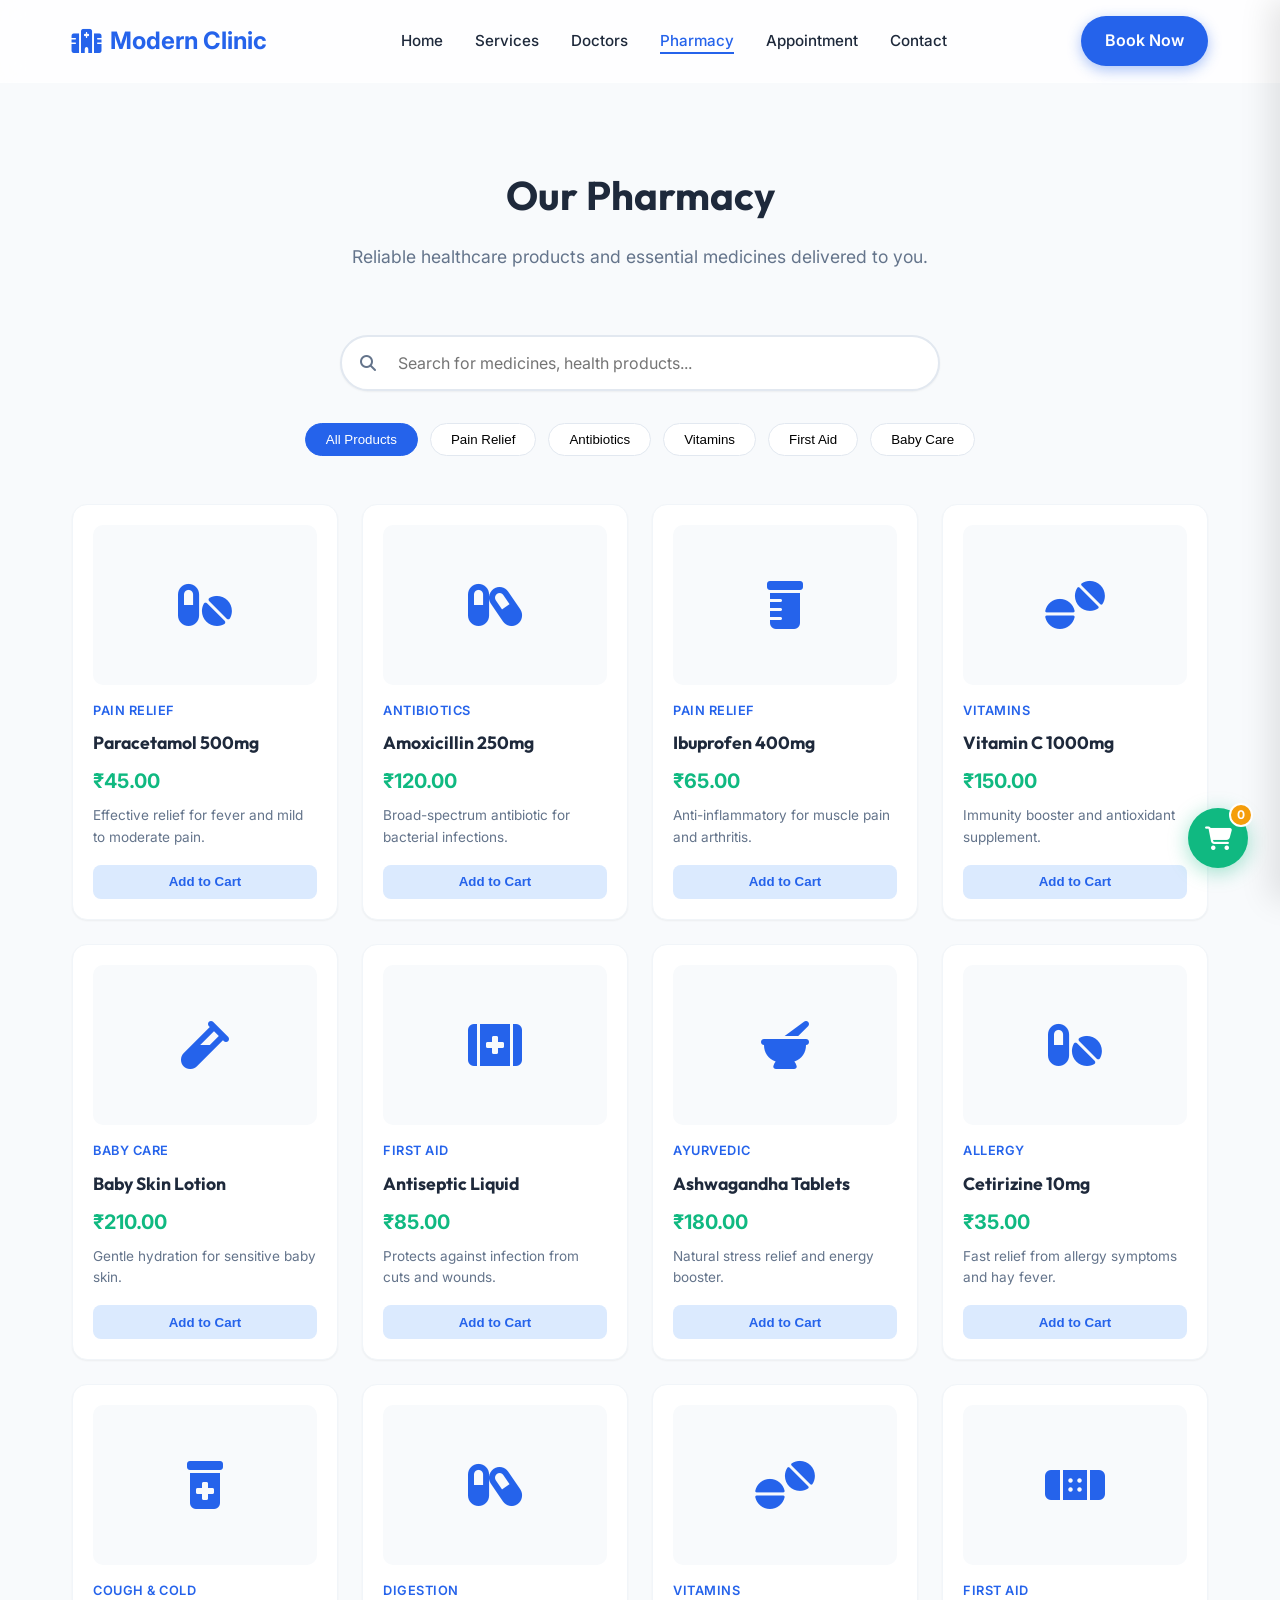
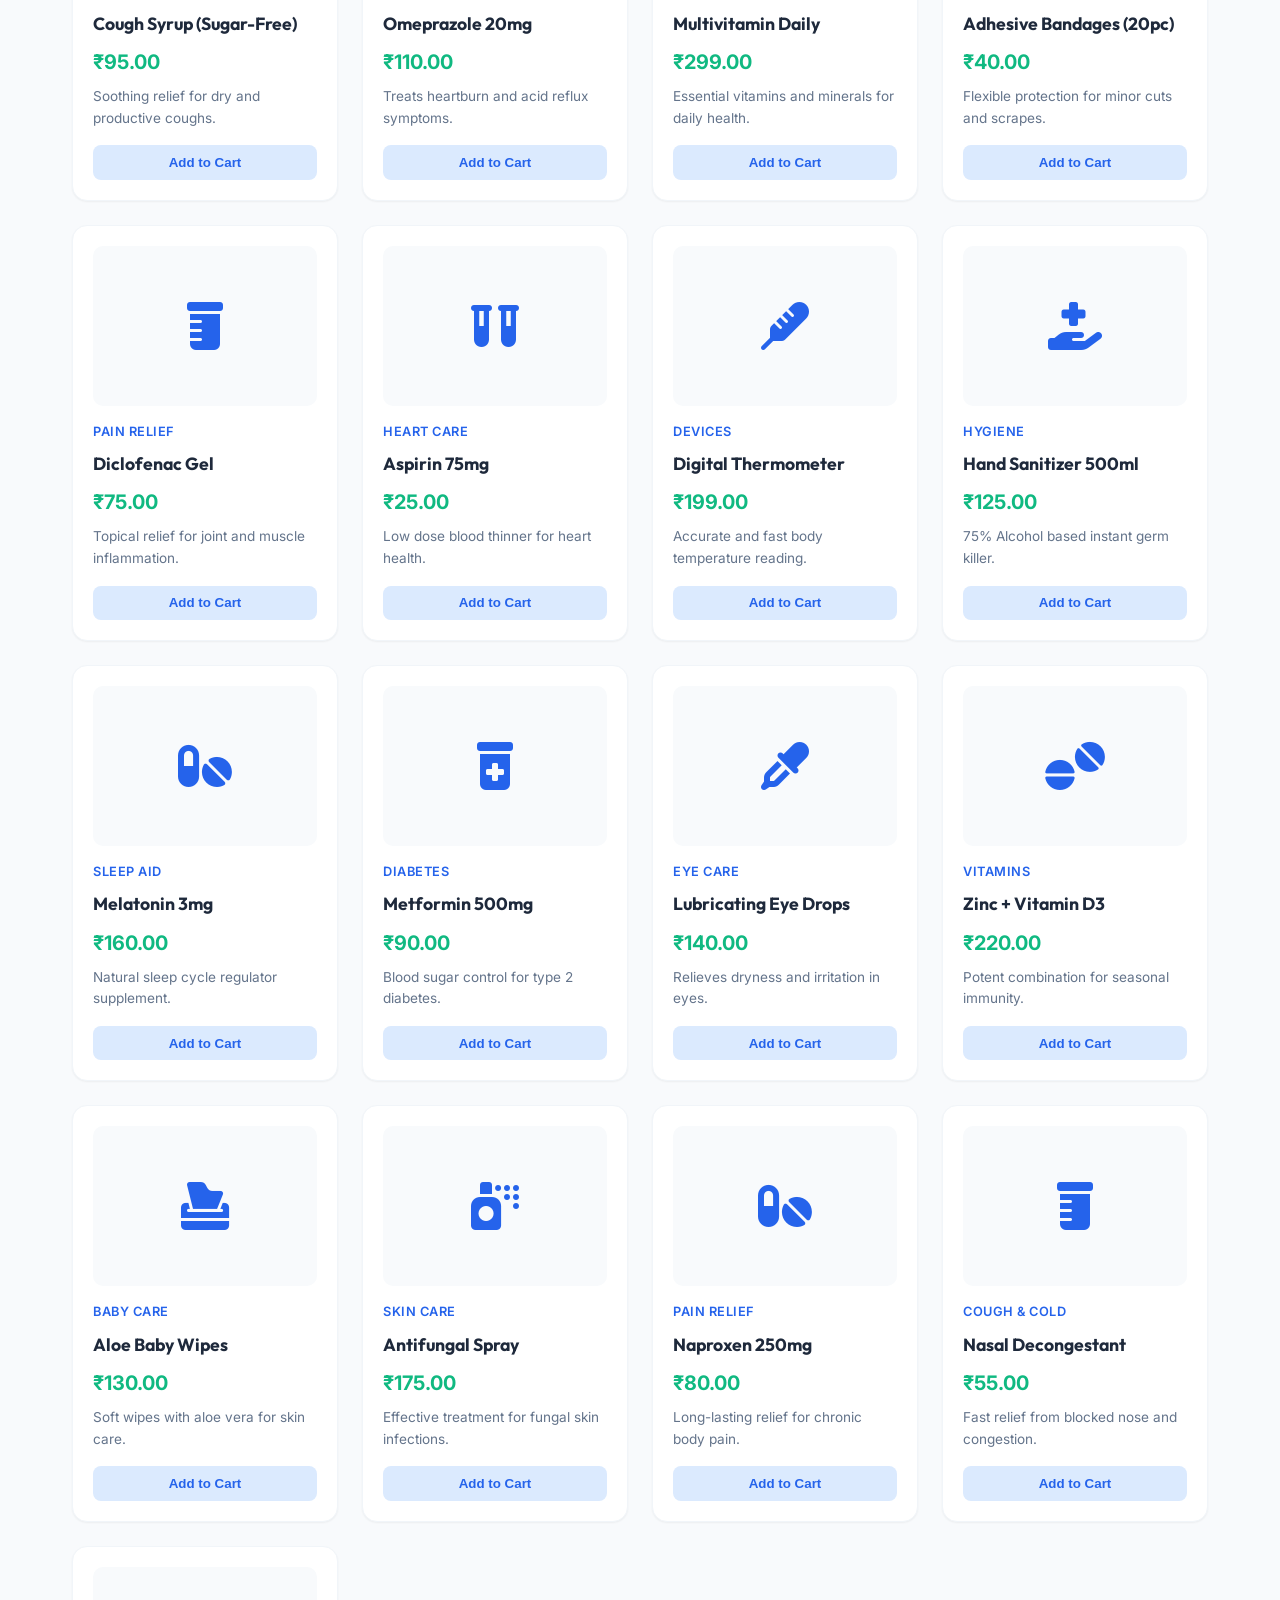
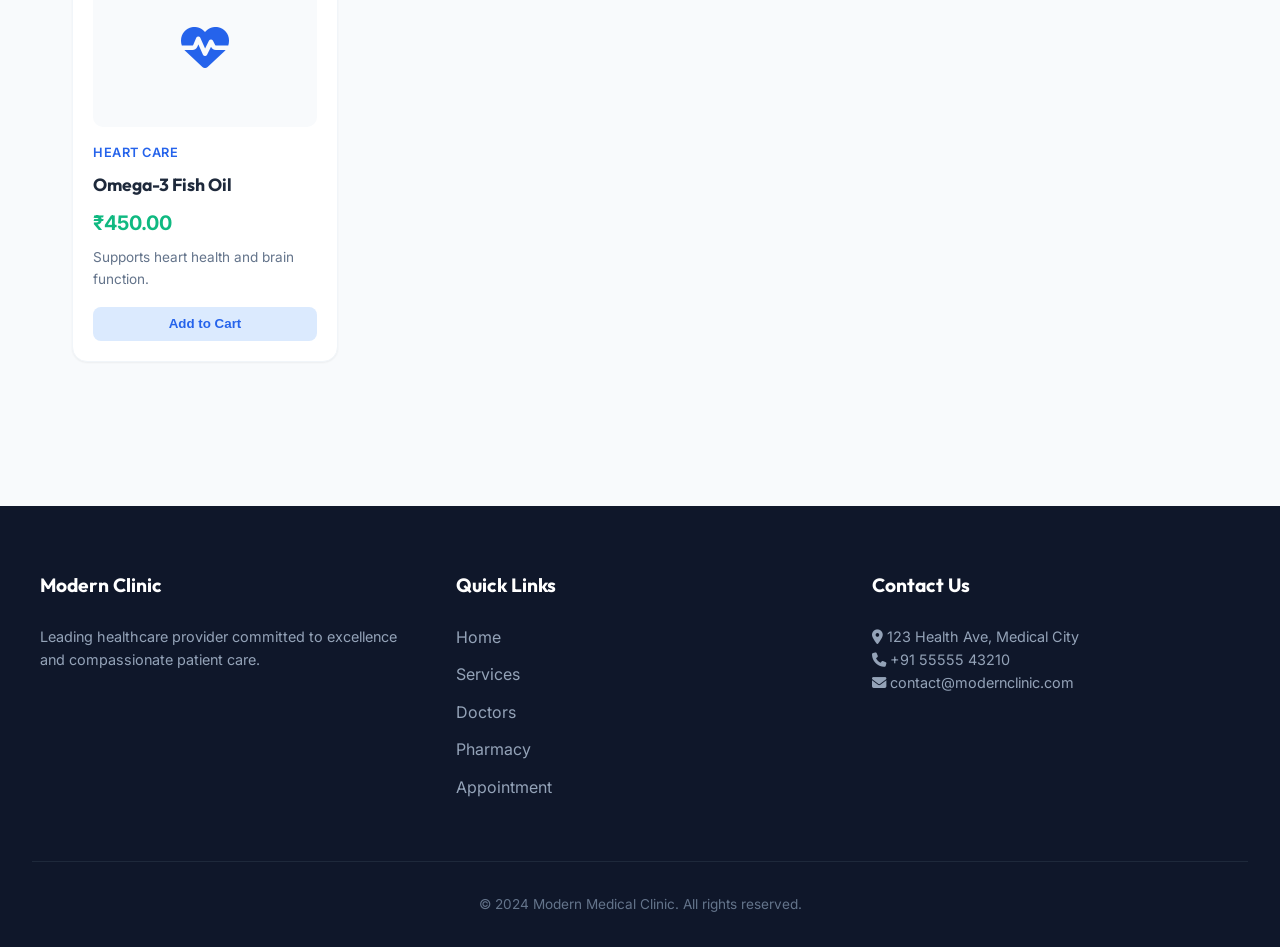
<file: pharmacy.html>
<!DOCTYPE html>
<html lang="en">

<head>
    <meta charset="UTF-8">
    <meta name="viewport" content="width=device-width, initial-scale=1.0">
    <title>Pharmacy | Modern Medical Clinic</title>
    <link rel="stylesheet" href="https://cdnjs.cloudflare.com/ajax/libs/font-awesome/6.4.0/css/all.min.css">
    <link rel="stylesheet" href="style.css">
</head>

<body>
    <header>
        <nav class="navbar">
            <a href="index.html" class="logo">
                <i class="fas fa-hospital-alt"></i> Modern Clinic
            </a>
            <ul class="nav-links">
                <li><a href="index.html">Home</a></li>
                <li><a href="services.html">Services</a></li>
                <li><a href="doctors.html">Doctors</a></li>
                <li><a href="pharmacy.html">Pharmacy</a></li>
                <li><a href="appointment.html">Appointment</a></li>
                <li><a href="contact.html">Contact</a></li>
            </ul>
            <a href="appointment.html" class="cta-button">Book Now</a>
        </nav>
    </header>

    <main>
        <section>
            <div class="section-header">
                <h2>Our Pharmacy</h2>
                <p>Reliable healthcare products and essential medicines delivered to you.</p>
            </div>

            <div class="pharmacy-controls">
                <div class="search-container">
                    <i class="fas fa-search"></i>
                    <input type="text" id="medicineSearch" class="medicine-search"
                        placeholder="Search for medicines, health products..." onkeyup="filterMedicines()">
                </div>

                <div class="pharmacy-filters">
                    <button class="filter-btn active" onclick="filterByCategory('All Products', this)">All
                        Products</button>
                    <button class="filter-btn" onclick="filterByCategory('Pain Relief', this)">Pain Relief</button>
                    <button class="filter-btn" onclick="filterByCategory('Antibiotics', this)">Antibiotics</button>
                    <button class="filter-btn" onclick="filterByCategory('Vitamins', this)">Vitamins</button>
                    <button class="filter-btn" onclick="filterByCategory('First Aid', this)">First Aid</button>
                    <button class="filter-btn" onclick="filterByCategory('Baby Care', this)">Baby Care</button>
                </div>
            </div>

            <div class="pharmacy-grid">
                <!-- Medicine Cards (25 items) -->
                <!-- Item 1 -->
                <div class="medicine-card">
                    <div class="medicine-img"><i class="fas fa-pills"></i></div>
                    <div class="medicine-info">
                        <span class="medicine-category">Pain Relief</span>
                        <h4>Paracetamol 500mg</h4>
                        <p class="medicine-price">₹45.00</p>
                        <p class="medicine-desc">Effective relief for fever and mild to moderate pain.</p>
                        <button class="buy-btn" onclick="addToCart('Paracetamol 500mg', 45)">Add to Cart</button>
                    </div>
                </div>

                <!-- Item 2 -->
                <div class="medicine-card">
                    <div class="medicine-img"><i class="fas fa-capsules"></i></div>
                    <div class="medicine-info">
                        <span class="medicine-category">Antibiotics</span>
                        <h4>Amoxicillin 250mg</h4>
                        <p class="medicine-price">₹120.00</p>
                        <p class="medicine-desc">Broad-spectrum antibiotic for bacterial infections.</p>
                        <button class="buy-btn" onclick="addToCart('Amoxicillin 250mg', 120)">Add to Cart</button>
                    </div>
                </div>

                <!-- Item 3 -->
                <div class="medicine-card">
                    <div class="medicine-img"><i class="fas fa-prescription-bottle"></i></div>
                    <div class="medicine-info">
                        <span class="medicine-category">Pain Relief</span>
                        <h4>Ibuprofen 400mg</h4>
                        <p class="medicine-price">₹65.00</p>
                        <p class="medicine-desc">Anti-inflammatory for muscle pain and arthritis.</p>
                        <button class="buy-btn" onclick="addToCart('Ibuprofen 400mg', 65)">Add to Cart</button>
                    </div>
                </div>

                <!-- Item 4 -->
                <div class="medicine-card">
                    <div class="medicine-img"><i class="fas fa-tablets"></i></div>
                    <div class="medicine-info">
                        <span class="medicine-category">Vitamins</span>
                        <h4>Vitamin C 1000mg</h4>
                        <p class="medicine-price">₹150.00</p>
                        <p class="medicine-desc">Immunity booster and antioxidant supplement.</p>
                        <button class="buy-btn" onclick="addToCart('Vitamin C 1000mg', 150)">Add to Cart</button>
                    </div>
                </div>

                <!-- Item 5 -->
                <div class="medicine-card">
                    <div class="medicine-img"><i class="fas fa-vial"></i></div>
                    <div class="medicine-info">
                        <span class="medicine-category">Baby Care</span>
                        <h4>Baby Skin Lotion</h4>
                        <p class="medicine-price">₹210.00</p>
                        <p class="medicine-desc">Gentle hydration for sensitive baby skin.</p>
                        <button class="buy-btn" onclick="addToCart('Baby Skin Lotion', 210)">Add to Cart</button>
                    </div>
                </div>

                <!-- Item 6 -->
                <div class="medicine-card">
                    <div class="medicine-img"><i class="fas fa-first-aid"></i></div>
                    <div class="medicine-info">
                        <span class="medicine-category">First Aid</span>
                        <h4>Antiseptic Liquid</h4>
                        <p class="medicine-price">₹85.00</p>
                        <p class="medicine-desc">Protects against infection from cuts and wounds.</p>
                        <button class="buy-btn" onclick="addToCart('Antiseptic Liquid', 85)">Add to Cart</button>
                    </div>
                </div>

                <!-- Item 7 -->
                <div class="medicine-card">
                    <div class="medicine-img"><i class="fas fa-mortar-pestle"></i></div>
                    <div class="medicine-info">
                        <span class="medicine-category">Ayurvedic</span>
                        <h4>Ashwagandha Tablets</h4>
                        <p class="medicine-price">₹180.00</p>
                        <p class="medicine-desc">Natural stress relief and energy booster.</p>
                        <button class="buy-btn" onclick="addToCart('Ashwagandha Tablets', 180)">Add to Cart</button>
                    </div>
                </div>

                <!-- Item 8 -->
                <div class="medicine-card">
                    <div class="medicine-img"><i class="fas fa-pills"></i></div>
                    <div class="medicine-info">
                        <span class="medicine-category">Allergy</span>
                        <h4>Cetirizine 10mg</h4>
                        <p class="medicine-price">₹35.00</p>
                        <p class="medicine-desc">Fast relief from allergy symptoms and hay fever.</p>
                        <button class="buy-btn" onclick="addToCart('Cetirizine 10mg', 35)">Add to Cart</button>
                    </div>
                </div>

                <!-- Item 9 -->
                <div class="medicine-card">
                    <div class="medicine-img"><i class="fas fa-prescription-bottle-alt"></i></div>
                    <div class="medicine-info">
                        <span class="medicine-category">Cough & Cold</span>
                        <h4>Cough Syrup (Sugar-Free)</h4>
                        <p class="medicine-price">₹95.00</p>
                        <p class="medicine-desc">Soothing relief for dry and productive coughs.</p>
                        <button class="buy-btn" onclick="addToCart('Cough Syrup', 95)">Add to Cart</button>
                    </div>
                </div>

                <!-- Item 10 -->
                <div class="medicine-card">
                    <div class="medicine-img"><i class="fas fa-capsules"></i></div>
                    <div class="medicine-info">
                        <span class="medicine-category">Digestion</span>
                        <h4>Omeprazole 20mg</h4>
                        <p class="medicine-price">₹110.00</p>
                        <p class="medicine-desc">Treats heartburn and acid reflux symptoms.</p>
                        <button class="buy-btn" onclick="addToCart('Omeprazole 20mg', 110)">Add to Cart</button>
                    </div>
                </div>

                <!-- Item 11 -->
                <div class="medicine-card">
                    <div class="medicine-img"><i class="fas fa-tablets"></i></div>
                    <div class="medicine-info">
                        <span class="medicine-category">Vitamins</span>
                        <h4>Multivitamin Daily</h4>
                        <p class="medicine-price">₹299.00</p>
                        <p class="medicine-desc">Essential vitamins and minerals for daily health.</p>
                        <button class="buy-btn" onclick="addToCart('Multivitamin Daily', 299)">Add to Cart</button>
                    </div>
                </div>

                <!-- Item 12 -->
                <div class="medicine-card">
                    <div class="medicine-img"><i class="fas fa-band-aid"></i></div>
                    <div class="medicine-info">
                        <span class="medicine-category">First Aid</span>
                        <h4>Adhesive Bandages (20pc)</h4>
                        <p class="medicine-price">₹40.00</p>
                        <p class="medicine-desc">Flexible protection for minor cuts and scrapes.</p>
                        <button class="buy-btn" onclick="addToCart('Adhesive Bandages', 40)">Add to Cart</button>
                    </div>
                </div>

                <!-- Item 13 -->
                <div class="medicine-card">
                    <div class="medicine-img"><i class="fas fa-prescription-bottle"></i></div>
                    <div class="medicine-info">
                        <span class="medicine-category">Pain Relief</span>
                        <h4>Diclofenac Gel</h4>
                        <p class="medicine-price">₹75.00</p>
                        <p class="medicine-desc">Topical relief for joint and muscle inflammation.</p>
                        <button class="buy-btn" onclick="addToCart('Diclofenac Gel', 75)">Add to Cart</button>
                    </div>
                </div>

                <!-- Item 14 -->
                <div class="medicine-card">
                    <div class="medicine-img"><i class="fas fa-vials"></i></div>
                    <div class="medicine-info">
                        <span class="medicine-category">Heart Care</span>
                        <h4>Aspirin 75mg</h4>
                        <p class="medicine-price">₹25.00</p>
                        <p class="medicine-desc">Low dose blood thinner for heart health.</p>
                        <button class="buy-btn" onclick="addToCart('Aspirin 75mg', 25)">Add to Cart</button>
                    </div>
                </div>

                <!-- Item 15 -->
                <div class="medicine-card">
                    <div class="medicine-img"><i class="fas fa-thermometer"></i></div>
                    <div class="medicine-info">
                        <span class="medicine-category">Devices</span>
                        <h4>Digital Thermometer</h4>
                        <p class="medicine-price">₹199.00</p>
                        <p class="medicine-desc">Accurate and fast body temperature reading.</p>
                        <button class="buy-btn" onclick="addToCart('Digital Thermometer', 199)">Add to Cart</button>
                    </div>
                </div>

                <!-- Item 16 -->
                <div class="medicine-card">
                    <div class="medicine-img"><i class="fas fa-hand-holding-medical"></i></div>
                    <div class="medicine-info">
                        <span class="medicine-category">Hygiene</span>
                        <h4>Hand Sanitizer 500ml</h4>
                        <p class="medicine-price">₹125.00</p>
                        <p class="medicine-desc">75% Alcohol based instant germ killer.</p>
                        <button class="buy-btn" onclick="addToCart('Hand Sanitizer', 125)">Add to Cart</button>
                    </div>
                </div>

                <!-- Item 17 -->
                <div class="medicine-card">
                    <div class="medicine-img"><i class="fas fa-pills"></i></div>
                    <div class="medicine-info">
                        <span class="medicine-category">Sleep Aid</span>
                        <h4>Melatonin 3mg</h4>
                        <p class="medicine-price">₹160.00</p>
                        <p class="medicine-desc">Natural sleep cycle regulator supplement.</p>
                        <button class="buy-btn" onclick="addToCart('Melatonin 3mg', 160)">Add to Cart</button>
                    </div>
                </div>

                <!-- Item 18 -->
                <div class="medicine-card">
                    <div class="medicine-img"><i class="fas fa-prescription-bottle-alt"></i></div>
                    <div class="medicine-info">
                        <span class="medicine-category">Diabetes</span>
                        <h4>Metformin 500mg</h4>
                        <p class="medicine-price">₹90.00</p>
                        <p class="medicine-desc">Blood sugar control for type 2 diabetes.</p>
                        <button class="buy-btn" onclick="addToCart('Metformin 500mg', 90)">Add to Cart</button>
                    </div>
                </div>

                <!-- Item 19 -->
                <div class="medicine-card">
                    <div class="medicine-img"><i class="fas fa-eye-dropper"></i></div>
                    <div class="medicine-info">
                        <span class="medicine-category">Eye Care</span>
                        <h4>Lubricating Eye Drops</h4>
                        <p class="medicine-price">₹140.00</p>
                        <p class="medicine-desc">Relieves dryness and irritation in eyes.</p>
                        <button class="buy-btn" onclick="addToCart('Lubricating Eye Drops', 140)">Add to Cart</button>
                    </div>
                </div>

                <!-- Item 20 -->
                <div class="medicine-card">
                    <div class="medicine-img"><i class="fas fa-tablets"></i></div>
                    <div class="medicine-info">
                        <span class="medicine-category">Vitamins</span>
                        <h4>Zinc + Vitamin D3</h4>
                        <p class="medicine-price">₹220.00</p>
                        <p class="medicine-desc">Potent combination for seasonal immunity.</p>
                        <button class="buy-btn" onclick="addToCart('Zinc + Vitamin D3', 220)">Add to Cart</button>
                    </div>
                </div>

                <!-- Item 21 -->
                <div class="medicine-card">
                    <div class="medicine-img"><i class="fas fa-box-tissue"></i></div>
                    <div class="medicine-info">
                        <span class="medicine-category">Baby Care</span>
                        <h4>Aloe Baby Wipes</h4>
                        <p class="medicine-price">₹130.00</p>
                        <p class="medicine-desc">Soft wipes with aloe vera for skin care.</p>
                        <button class="buy-btn" onclick="addToCart('Aloe Baby Wipes', 130)">Add to Cart</button>
                    </div>
                </div>

                <!-- Item 22 -->
                <div class="medicine-card">
                    <div class="medicine-img"><i class="fas fa-spray-can"></i></div>
                    <div class="medicine-info">
                        <span class="medicine-category">Skin Care</span>
                        <h4>Antifungal Spray</h4>
                        <p class="medicine-price">₹175.00</p>
                        <p class="medicine-desc">Effective treatment for fungal skin infections.</p>
                        <button class="buy-btn" onclick="addToCart('Antifungal Spray', 175)">Add to Cart</button>
                    </div>
                </div>

                <!-- Item 23 -->
                <div class="medicine-card">
                    <div class="medicine-img"><i class="fas fa-pills"></i></div>
                    <div class="medicine-info">
                        <span class="medicine-category">Pain Relief</span>
                        <h4>Naproxen 250mg</h4>
                        <p class="medicine-price">₹80.00</p>
                        <p class="medicine-desc">Long-lasting relief for chronic body pain.</p>
                        <button class="buy-btn" onclick="addToCart('Naproxen 250mg', 80)">Add to Cart</button>
                    </div>
                </div>

                <!-- Item 24 -->
                <div class="medicine-card">
                    <div class="medicine-img"><i class="fas fa-prescription-bottle"></i></div>
                    <div class="medicine-info">
                        <span class="medicine-category">Cough & Cold</span>
                        <h4>Nasal Decongestant</h4>
                        <p class="medicine-price">₹55.00</p>
                        <p class="medicine-desc">Fast relief from blocked nose and congestion.</p>
                        <button class="buy-btn" onclick="addToCart('Nasal Decongestant', 55)">Add to Cart</button>
                    </div>
                </div>

                <!-- Item 25 -->
                <div class="medicine-card">
                    <div class="medicine-img"><i class="fas fa-heartbeat"></i></div>
                    <div class="medicine-info">
                        <span class="medicine-category">Heart Care</span>
                        <h4>Omega-3 Fish Oil</h4>
                        <p class="medicine-price">₹450.00</p>
                        <p class="medicine-desc">Supports heart health and brain function.</p>
                        <button class="buy-btn" onclick="addToCart('Omega-3 Fish Oil', 450)">Add to Cart</button>
                    </div>
                </div>
            </div>
        </section>
    </main>

    <footer>
        <div class="footer-content">
            <div class="footer-section">
                <h4>Modern Clinic</h4>
                <p>Leading healthcare provider committed to excellence and compassionate patient care.</p>
            </div>
            <div class="footer-section">
                <h4>Quick Links</h4>
                <ul class="footer-links">
                    <li><a href="index.html">Home</a></li>
                    <li><a href="services.html">Services</a></li>
                    <li><a href="doctors.html">Doctors</a></li>
                    <li><a href="pharmacy.html">Pharmacy</a></li>
                    <li><a href="appointment.html">Appointment</a></li>
                </ul>
            </div>
            <div class="footer-section">
                <h4>Contact Us</h4>
                <p><i class="fas fa-map-marker-alt"></i> 123 Health Ave, Medical City</p>
                <p><i class="fas fa-phone"></i> +91 55555 43210</p>
                <p><i class="fas fa-envelope"></i> contact@modernclinic.com</p>
            </div>
        </div>
        <div class="footer-bottom">
            <p>&copy; 2024 Modern Medical Clinic. All rights reserved.</p>
        </div>
    </footer>

    <script src="script.js"></script>
</body>

</html>
</file>
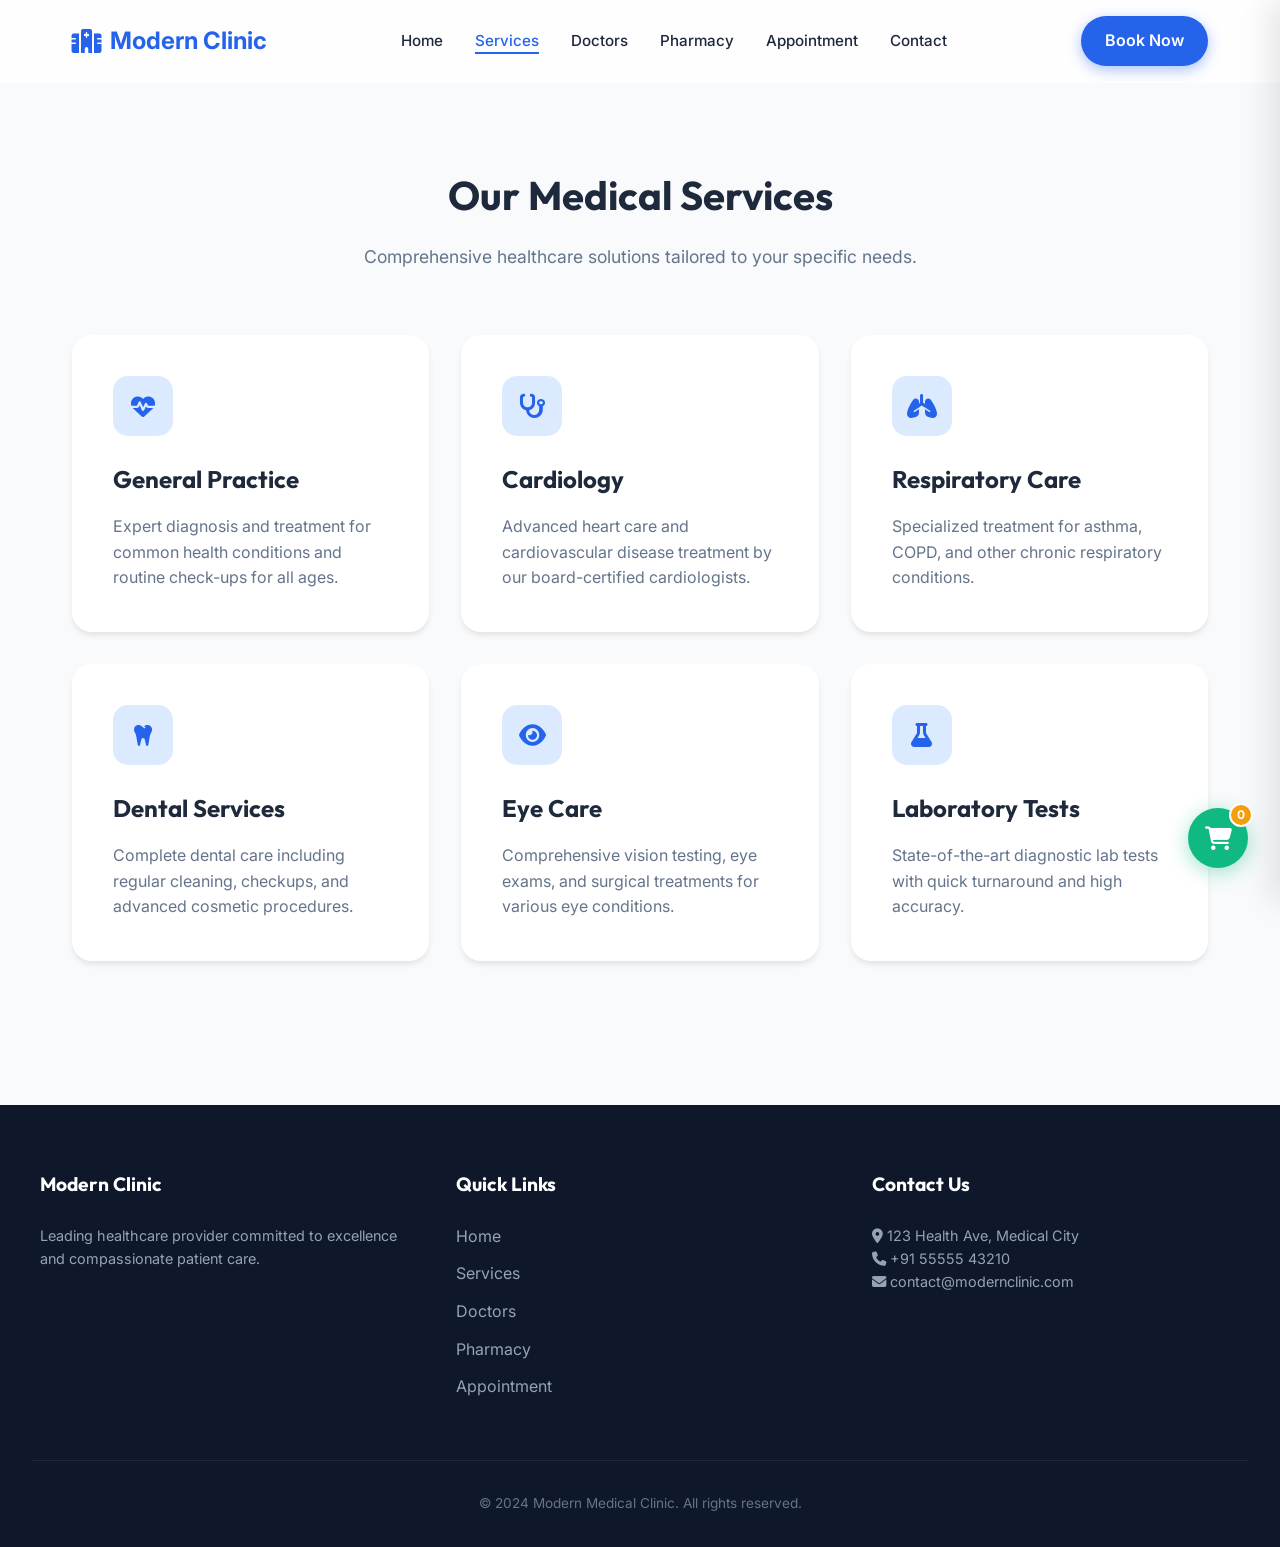
<file: services.html>
<!DOCTYPE html>
<html lang="en">

<head>
    <meta charset="UTF-8">
    <meta name="viewport" content="width=device-width, initial-scale=1.0">
    <title>Our Services | Modern Medical Clinic</title>
    <link rel="stylesheet" href="https://cdnjs.cloudflare.com/ajax/libs/font-awesome/6.4.0/css/all.min.css">
    <link rel="stylesheet" href="style.css">
</head>

<body>
    <header>
        <nav class="navbar">
            <a href="index.html" class="logo">
                <i class="fas fa-hospital-alt"></i> Modern Clinic
            </a>
            <ul class="nav-links">
                <li><a href="index.html">Home</a></li>
                <li><a href="services.html">Services</a></li>
                <li><a href="doctors.html">Doctors</a></li>
                <li><a href="pharmacy.html">Pharmacy</a></li>
                <li><a href="appointment.html">Appointment</a></li>
                <li><a href="contact.html">Contact</a></li>
            </ul>
            <a href="appointment.html" class="cta-button">Book Now</a>
        </nav>
    </header>

    <main>
        <section>
            <div class="section-header">
                <h2>Our Medical Services</h2>
                <p>Comprehensive healthcare solutions tailored to your specific needs.</p>
            </div>

            <div class="services-grid">
                <div class="service-card">
                    <div class="service-icon"><i class="fas fa-heartbeat"></i></div>
                    <h3>General Practice</h3>
                    <p>Expert diagnosis and treatment for common health conditions and routine check-ups for all ages.
                    </p>
                </div>

                <div class="service-card">
                    <div class="service-icon"><i class="fas fa-stethoscope"></i></div>
                    <h3>Cardiology</h3>
                    <p>Advanced heart care and cardiovascular disease treatment by our board-certified cardiologists.
                    </p>
                </div>

                <div class="service-card">
                    <div class="service-icon"><i class="fas fa-lungs"></i></div>
                    <h3>Respiratory Care</h3>
                    <p>Specialized treatment for asthma, COPD, and other chronic respiratory conditions.</p>
                </div>

                <div class="service-card">
                    <div class="service-icon"><i class="fas fa-tooth"></i></div>
                    <h3>Dental Services</h3>
                    <p>Complete dental care including regular cleaning, checkups, and advanced cosmetic procedures.</p>
                </div>

                <div class="service-card">
                    <div class="service-icon"><i class="fas fa-eye"></i></div>
                    <h3>Eye Care</h3>
                    <p>Comprehensive vision testing, eye exams, and surgical treatments for various eye conditions.</p>
                </div>

                <div class="service-card">
                    <div class="service-icon"><i class="fas fa-flask"></i></div>
                    <h3>Laboratory Tests</h3>
                    <p>State-of-the-art diagnostic lab tests with quick turnaround and high accuracy.</p>
                </div>
            </div>
        </section>
    </main>

    <footer>
        <div class="footer-content">
            <div class="footer-section">
                <h4>Modern Clinic</h4>
                <p>Leading healthcare provider committed to excellence and compassionate patient care.</p>
            </div>
            <div class="footer-section">
                <h4>Quick Links</h4>
                <ul class="footer-links">
                    <li><a href="index.html">Home</a></li>
                    <li><a href="services.html">Services</a></li>
                    <li><a href="doctors.html">Doctors</a></li>
                    <li><a href="pharmacy.html">Pharmacy</a></li>
                    <li><a href="appointment.html">Appointment</a></li>
                </ul>
            </div>
            <div class="footer-section">
                <h4>Contact Us</h4>
                <p><i class="fas fa-map-marker-alt"></i> 123 Health Ave, Medical City</p>
                <p><i class="fas fa-phone"></i> +91 55555 43210</p>
                <p><i class="fas fa-envelope"></i> contact@modernclinic.com</p>
            </div>
        </div>
        <div class="footer-bottom">
            <p>&copy; 2024 Modern Medical Clinic. All rights reserved.</p>
        </div>
    </footer>

    <script src="script.js"></script>
</body>

</html>
</file>
<file: style.css>
@import url('https://fonts.googleapis.com/css2?family=Outfit:wght@300;400;500;600;700&family=Inter:wght@300;400;500;600&display=swap');

:root {
    --primary: #2563eb;
    --primary-dark: #1d4ed8;
    --primary-light: #dbeafe;
    --secondary: #10b981;
    --accent: #f59e0b;
    --text-main: #1e293b;
    --text-muted: #64748b;
    --bg-body: #f8fafc;
    --bg-card: #ffffff;
    --glass-bg: rgba(255, 255, 255, 0.8);
    --glass-border: rgba(255, 255, 255, 0.2);
    --shadow-sm: 0 1px 2px 0 rgb(0 0 0 / 0.05);
    --shadow-md: 0 4px 6px -1px rgb(0 0 0 / 0.1);
    --shadow-lg: 0 10px 15px -3px rgb(0 0 0 / 0.1);
    --transition: all 0.3s cubic-bezier(0.4, 0, 0.2, 1);
}

* {
    margin: 0;
    padding: 0;
    box-sizing: border-box;
}

body {
    font-family: 'Inter', sans-serif;
    background-color: var(--bg-body);
    color: var(--text-main);
    line-height: 1.6;
    overflow-x: hidden;
}

h1, h2, h3, h4 {
    font-family: 'Outfit', sans-serif;
    font-weight: 700;
}

/* Navbar */
header {
    background: var(--glass-bg);
    backdrop-filter: blur(12px);
    -webkit-backdrop-filter: blur(12px);
    border-bottom: 1px solid var(--glass-border);
    position: sticky;
    top: 0;
    z-index: 1000;
}

.navbar {
    max-width: 1200px;
    margin: 0 auto;
    padding: 1rem 2rem;
    display: flex;
    justify-content: space-between;
    align-items: center;
}

.logo {
    font-size: 1.5rem;
    font-weight: 700;
    color: var(--primary);
    text-decoration: none;
    display: flex;
    align-items: center;
    gap: 0.5rem;
}

.nav-links {
    display: flex;
    gap: 2rem;
    list-style: none;
}

.nav-links a {
    text-decoration: none;
    color: var(--text-main);
    font-weight: 500;
    font-size: 0.95rem;
    transition: var(--transition);
    position: relative;
}

.nav-links a::after {
    content: '';
    position: absolute;
    bottom: -4px;
    left: 0;
    width: 0;
    height: 2px;
    background: var(--primary);
    transition: var(--transition);
}

.nav-links a:hover {
    color: var(--primary);
}

.nav-links a:hover::after {
    width: 100%;
}

.nav-links a.active {
    color: var(--primary);
}

.nav-links a.active::after {
    width: 100%;
}

.cta-button {
    background: var(--primary);
    color: white;
    padding: 0.75rem 1.5rem;
    border-radius: 50px;
    text-decoration: none;
    font-weight: 600;
    transition: var(--transition);
    border: none;
    cursor: pointer;
    box-shadow: 0 4px 14px 0 rgba(37, 99, 235, 0.39);
}

.cta-button:hover {
    background: var(--primary-dark);
    transform: translateY(-2px);
    box-shadow: 0 6px 20px rgba(37, 99, 235, 0.23);
}

/* Sections */
section {
    padding: 5rem 2rem;
    max-width: 1200px;
    margin: 0 auto;
}

.section-header {
    text-align: center;
    margin-bottom: 4rem;
}

.section-header h2 {
    font-size: 2.5rem;
    color: var(--text-main);
    margin-bottom: 1rem;
}

.section-header p {
    color: var(--text-muted);
    font-size: 1.1rem;
}

/* Hero Section */
.hero {
    display: grid;
    grid-template-columns: 1fr 1fr;
    align-items: center;
    gap: 4rem;
    padding: 6rem 2rem;
}

.hero-content h1 {
    font-size: 3.5rem;
    line-height: 1.2;
    margin-bottom: 1.5rem;
    background: linear-gradient(to right, var(--primary), var(--secondary));
    -webkit-background-clip: text;
    -webkit-text-fill-color: transparent;
}

.hero-content p {
    font-size: 1.25rem;
    color: var(--text-muted);
    margin-bottom: 2.5rem;
}

.hero-btns {
    display: flex;
    gap: 1rem;
}

.btn-secondary {
    background: white;
    color: var(--primary);
    border: 2px solid var(--primary);
    padding: 0.75rem 1.5rem;
    border-radius: 50px;
    text-decoration: none;
    font-weight: 600;
    transition: var(--transition);
}

.btn-secondary:hover {
    background: var(--primary-light);
}

.hero-image img {
    width: 100%;
    border-radius: 20px;
    box-shadow: var(--shadow-lg);
}

/* Services Grid */
.services-grid {
    display: grid;
    grid-template-columns: repeat(auto-fit, minmax(300px, 1fr));
    gap: 2rem;
}

.service-card {
    background: var(--bg-card);
    padding: 2.5rem;
    border-radius: 20px;
    box-shadow: var(--shadow-md);
    transition: var(--transition);
    border: 1px solid transparent;
}

.service-card:hover {
    transform: translateY(-10px);
    box-shadow: var(--shadow-lg);
    border-color: var(--primary-light);
}

.service-icon {
    width: 60px;
    height: 60px;
    background: var(--primary-light);
    color: var(--primary);
    display: flex;
    align-items: center;
    justify-content: center;
    font-size: 1.5rem;
    border-radius: 15px;
    margin-bottom: 1.5rem;
}

.service-card h3 {
    margin-bottom: 1rem;
    font-size: 1.5rem;
}

.service-card p {
    color: var(--text-muted);
}

/* Doctors Grid */
.doctors-grid {
    display: grid;
    grid-template-columns: repeat(auto-fit, minmax(250px, 1fr));
    gap: 2rem;
}

.doctor-card {
    background: var(--bg-card);
    border-radius: 20px;
    overflow: hidden;
    box-shadow: var(--shadow-md);
    transition: var(--transition);
}

.doctor-card:hover {
    transform: translateY(-5px);
    box-shadow: var(--shadow-lg);
}

.doctor-img {
    height: 300px;
    background: #e2e8f0;
    position: relative;
    overflow: hidden;
}

.doctor-img img {
    width: 100%;
    height: 100%;
    object-fit: cover;
}

.doctor-info {
    padding: 1.5rem;
    text-align: center;
}

.doctor-info h3 {
    font-size: 1.25rem;
    margin-bottom: 0.25rem;
}

.doctor-info .specialty {
    color: var(--primary);
    font-weight: 600;
    font-size: 0.9rem;
    margin-bottom: 1rem;
}

/* Pharmacy Section */
.pharmacy-grid {
    display: grid;
    grid-template-columns: repeat(auto-fill, minmax(220px, 1fr));
    gap: 1.5rem;
    margin-top: 2rem;
}

.medicine-card {
    background: var(--bg-card);
    border-radius: 15px;
    padding: 1.25rem;
    box-shadow: var(--shadow-sm);
    transition: var(--transition);
    border: 1px solid #f1f5f9;
    display: flex;
    flex-direction: column;
}

.medicine-card:hover {
    box-shadow: var(--shadow-md);
    transform: translateY(-5px);
    border-color: var(--primary-light);
}

.medicine-img {
    width: 100%;
    height: 160px;
    background: var(--bg-body);
    border-radius: 10px;
    margin-bottom: 1rem;
    display: flex;
    align-items: center;
    justify-content: center;
    font-size: 3rem;
    color: var(--primary);
}

.medicine-info h4 {
    font-size: 1.1rem;
    margin-bottom: 0.25rem;
    color: var(--text-main);
}

.medicine-category {
    font-size: 0.8rem;
    color: var(--primary);
    font-weight: 600;
    text-transform: uppercase;
    letter-spacing: 0.5px;
    margin-bottom: 0.5rem;
    display: block;
}

.medicine-price {
    font-size: 1.25rem;
    font-weight: 700;
    color: var(--secondary);
    margin: 0.5rem 0;
}

.medicine-desc {
    font-size: 0.85rem;
    color: var(--text-muted);
    margin-bottom: 1rem;
    flex-grow: 1;
}

.buy-btn {
    width: 100%;
    padding: 0.6rem;
    background: var(--primary-light);
    color: var(--primary);
    border: none;
    border-radius: 8px;
    font-weight: 600;
    cursor: pointer;
    transition: var(--transition);
}

.buy-btn:hover {
    background: var(--primary);
    color: white;
}

/* Filter Section */
.pharmacy-controls {
    display: flex;
    flex-direction: column;
    align-items: center;
    gap: 2rem;
    margin-bottom: 3rem;
}

.search-container {
    width: 100%;
    max-width: 600px;
    position: relative;
}

.search-container i {
    position: absolute;
    left: 1.25rem;
    top: 50%;
    transform: translateY(-50%);
    color: var(--text-muted);
}

.medicine-search {
    width: 100%;
    padding: 1rem 1rem 1rem 3.5rem;
    border: 2px solid #e2e8f0;
    border-radius: 50px;
    font-family: inherit;
    font-size: 1rem;
    transition: var(--transition);
    box-shadow: var(--shadow-sm);
}

.medicine-search:focus {
    outline: none;
    border-color: var(--primary);
    box-shadow: 0 0 0 4px var(--primary-light);
}

.pharmacy-filters {
    display: flex;
    gap: 0.75rem;
    flex-wrap: wrap;
    justify-content: center;
}

.filter-btn {
    padding: 0.5rem 1.25rem;
    border-radius: 50px;
    border: 1px solid #e2e8f0;
    background: white;
    cursor: pointer;
    font-weight: 500;
    transition: var(--transition);
}

.filter-btn.active, .filter-btn:hover {
    background: var(--primary);
    color: white;
    border-color: var(--primary);
}

/* Cart Styles */
.cart-floating-btn {
    position: fixed;
    bottom: 2rem;
    right: 2rem;
    width: 60px;
    height: 60px;
    background: var(--secondary);
    color: white;
    border-radius: 50%;
    display: flex;
    align-items: center;
    justify-content: center;
    font-size: 1.5rem;
    cursor: pointer;
    box-shadow: 0 4px 20px rgba(16, 185, 129, 0.4);
    z-index: 1001;
    transition: var(--transition);
}

.cart-floating-btn:hover {
    transform: scale(1.1);
    background: #0d9668;
}

.cart-badge {
    position: absolute;
    top: -5px;
    right: -5px;
    background: var(--accent);
    color: white;
    font-size: 0.75rem;
    width: 24px;
    height: 24px;
    border-radius: 50%;
    display: flex;
    align-items: center;
    justify-content: center;
    font-weight: 700;
    border: 2px solid white;
}

.cart-sidebar {
    position: fixed;
    top: 0;
    right: -400px;
    width: 400px;
    height: 100%;
    background: white;
    box-shadow: -10px 0 30px rgba(0,0,0,0.1);
    z-index: 2000;
    transition: var(--transition);
    display: flex;
    flex-direction: column;
    padding: 2rem;
}

.cart-sidebar.open {
    right: 0;
}

.cart-header {
    display: flex;
    justify-content: space-between;
    align-items: center;
    margin-bottom: 2rem;
    border-bottom: 1px solid #f1f5f9;
    padding-bottom: 1rem;
}

.close-cart {
    cursor: pointer;
    font-size: 1.5rem;
    color: var(--text-muted);
}

.cart-items {
    flex-grow: 1;
    overflow-y: auto;
    display: flex;
    flex-direction: column;
    gap: 1.5rem;
}

.cart-item {
    display: flex;
    gap: 1rem;
    align-items: center;
}

.cart-item-info {
    flex-grow: 1;
}

.cart-item-info h5 {
    font-size: 0.95rem;
    margin-bottom: 0.25rem;
}

.cart-item-info p {
    font-size: 0.85rem;
    color: var(--secondary);
    font-weight: 700;
}

.remove-item {
    color: #ef4444;
    cursor: pointer;
    font-size: 0.9rem;
}

.cart-footer {
    margin-top: 2rem;
    border-top: 1px solid #f1f5f9;
    padding-top: 1.5rem;
}

.cart-total {
    display: flex;
    justify-content: space-between;
    font-size: 1.25rem;
    font-weight: 700;
    margin-bottom: 1.5rem;
}

.checkout-btn {
    width: 100%;
    padding: 1rem;
    background: var(--primary);
    color: white;
    border: none;
    border-radius: 12px;
    font-weight: 700;
    cursor: pointer;
    transition: var(--transition);
}

.checkout-btn:hover {
    background: var(--primary-dark);
}

.cart-overlay {
    position: fixed;
    top: 0;
    left: 0;
    width: 100%;
    height: 100%;
    background: rgba(0,0,0,0.5);
    z-index: 1999;
    display: none;
}

.cart-overlay.open {
    display: block;
}

/* Contact Info Styles */
.contact-container {
    display: grid;
    grid-template-columns: 1fr 1.5fr;
    gap: 4rem;
    background: white;
    padding: 3rem;
    border-radius: 30px;
    box-shadow: var(--shadow-lg);
}

.contact-info-list {
    display: flex;
    flex-direction: column;
    gap: 2rem;
}

.contact-item {
    display: flex;
    gap: 1rem;
}

.contact-item i {
    font-size: 1.5rem;
    color: var(--primary);
}

.contact-item h4 {
    margin-bottom: 0.25rem;
}

.contact-item p {
    color: var(--text-muted);
}

.form-group {
    margin-bottom: 1.5rem;
}

.form-group label {
    display: block;
    margin-bottom: 0.5rem;
    font-weight: 600;
    font-size: 0.9rem;
}

.form-group input, .form-group select, .form-group textarea {
    width: 100%;
    padding: 0.75rem 1rem;
    border: 1px solid #e2e8f0;
    border-radius: 10px;
    font-family: inherit;
    transition: var(--transition);
}

.form-group input:focus, .form-group select:focus, .form-group textarea:focus {
    outline: none;
    border-color: var(--primary);
    box-shadow: 0 0 0 4px var(--primary-light);
}

.submit-btn {
    width: 100%;
    padding: 1rem;
    background: var(--primary);
    color: white;
    border: none;
    border-radius: 10px;
    font-weight: 700;
    cursor: pointer;
    transition: var(--transition);
}

.submit-btn:hover {
    background: var(--primary-dark);
}

/* Footer */
footer {
    background: #0f172a;
    color: white;
    padding: 4rem 2rem 2rem;
    margin-top: 4rem;
}

.footer-content {
    max-width: 1200px;
    margin: 0 auto;
    display: grid;
    grid-template-columns: repeat(auto-fit, minmax(200px, 1fr));
    gap: 3rem;
    margin-bottom: 3rem;
}

.footer-section h4 {
    margin-bottom: 1.5rem;
    font-size: 1.2rem;
}

.footer-section p {
    color: #94a3b8;
    font-size: 0.9rem;
}

.footer-links {
    list-style: none;
}

.footer-links li {
    margin-bottom: 0.75rem;
}

.footer-links a {
    color: #94a3b8;
    text-decoration: none;
    transition: var(--transition);
}

.footer-links a:hover {
    color: white;
    padding-left: 5px;
}

.footer-bottom {
    text-align: center;
    padding-top: 2rem;
    border-top: 1px solid #1e293b;
    color: #64748b;
    font-size: 0.85rem;
}

/* Responsive */
@media (max-width: 968px) {
    .hero {
        grid-template-columns: 1fr;
        text-align: center;
    }
    .hero-btns {
        justify-content: center;
    }
    .contact-container {
        grid-template-columns: 1fr;
    }
}

@media (max-width: 768px) {
    .nav-links {
        display: none;
    }
    .hero-content h1 {
        font-size: 2.5rem;
    }
}
</file>
